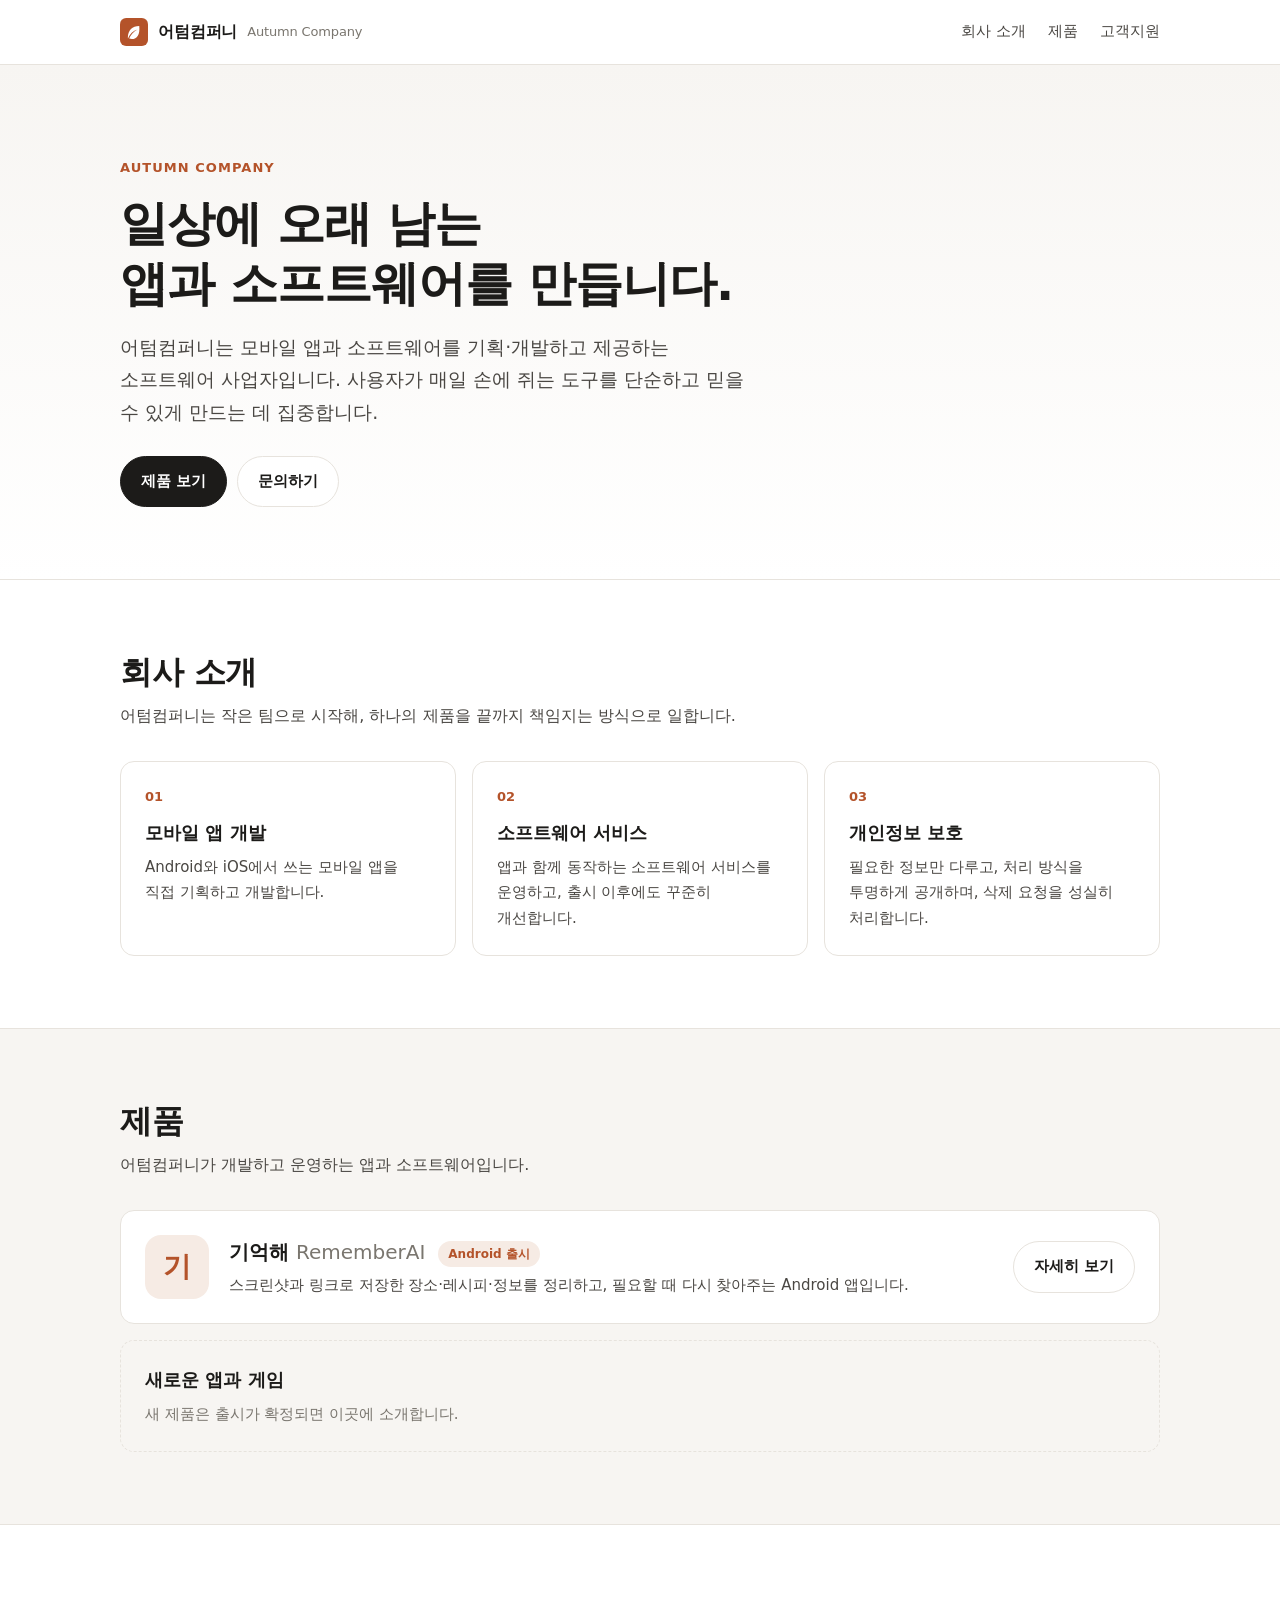
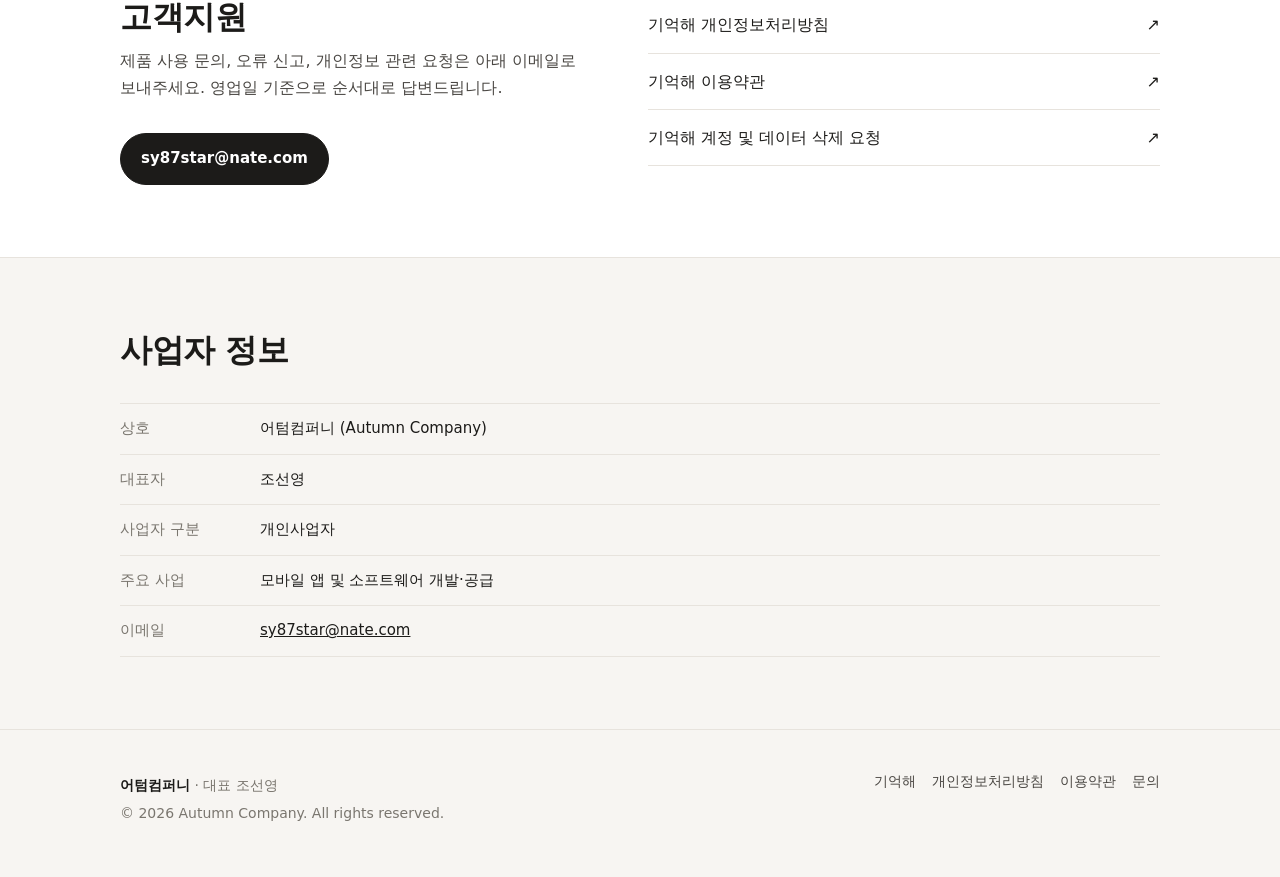
<file: index.html>
<!doctype html>
<html lang="ko">
<head>
<meta charset="utf-8">
<meta name="viewport" content="width=device-width, initial-scale=1">
<title>어텀컴퍼니 | Autumn Company</title>
<meta name="google-site-verification" content="_VI7_TKN6B0nvEaeVapNbHYowHr2q-uLXPUuIyjeclY" />
<meta name="description" content="어텀컴퍼니(Autumn Company)는 모바일 앱과 소프트웨어를 개발하고 제공하는 사업자입니다. 대표 서비스: 기억해(RememberAI).">
<link rel="canonical" href="https://autumncompany.github.io/">
<meta property="og:type" content="website">
<meta property="og:title" content="어텀컴퍼니 | Autumn Company">
<meta property="og:description" content="어텀컴퍼니(Autumn Company)는 모바일 앱과 소프트웨어를 개발하고 제공하는 사업자입니다. 대표 서비스: 기억해(RememberAI).">
<meta property="og:url" content="https://autumncompany.github.io/">
<link rel="icon" href="favicon.svg" type="image/svg+xml">
<link rel="stylesheet" href="style.css">
</head>
<body>
<header class="site-header">
  <div class="wrap">
    <a class="brand" href="./"><img src="favicon.svg" alt="">어텀컴퍼니 <small>Autumn Company</small></a>
    <nav class="nav" aria-label="주요 메뉴">
      <a href="./#about">회사 소개</a>
      <a href="./#products">제품</a>
      <a href="./#support">고객지원</a>
    </nav>
  </div>
</header>

<main>
  <div class="hero">
    <div class="wrap">
      <span class="eyebrow">Autumn Company</span>
      <h1>일상에 오래 남는<br>앱과 소프트웨어를 만듭니다.</h1>
      <p>어텀컴퍼니는 모바일 앱과 소프트웨어를 기획·개발하고 제공하는 소프트웨어 사업자입니다. 사용자가 매일 손에 쥐는 도구를 단순하고 믿을 수 있게 만드는 데 집중합니다.</p>
      <div class="btns">
        <a class="btn primary" href="#products">제품 보기</a>
        <a class="btn" href="#support">문의하기</a>
      </div>
    </div>
  </div>

  <section id="about">
    <div class="wrap">
      <div class="section-head">
        <h2>회사 소개</h2>
        <p>어텀컴퍼니는 작은 팀으로 시작해, 하나의 제품을 끝까지 책임지는 방식으로 일합니다.</p>
      </div>
      <div class="grid cols-3">
        <div class="card"><span class="num">01</span><h3>모바일 앱 개발</h3><p>Android와 iOS에서 쓰는 모바일 앱을 직접 기획하고 개발합니다.</p></div>
        <div class="card"><span class="num">02</span><h3>소프트웨어 서비스</h3><p>앱과 함께 동작하는 소프트웨어 서비스를 운영하고, 출시 이후에도 꾸준히 개선합니다.</p></div>
        <div class="card"><span class="num">03</span><h3>개인정보 보호</h3><p>필요한 정보만 다루고, 처리 방식을 투명하게 공개하며, 삭제 요청을 성실히 처리합니다.</p></div>
      </div>
    </div>
  </section>

  <section id="products" class="soft">
    <div class="wrap">
      <div class="section-head">
        <h2>제품</h2>
        <p>어텀컴퍼니가 개발하고 운영하는 앱과 소프트웨어입니다.</p>
      </div>
      <div class="grid">
        <div class="card product">
          <div class="icon" aria-hidden="true">기</div>
          <div>
            <h3>기억해 <span style="font-weight:500;color:var(--ink-3)">RememberAI</span> <span class="badge">Android 출시</span></h3>
            <p>스크린샷과 링크로 저장한 장소·레시피·정보를 정리하고, 필요할 때 다시 찾아주는 Android 앱입니다.</p>
          </div>
          <a class="btn" href="rememberai.html">자세히 보기</a>
        </div>
        <div class="card placeholder">
          <h3>새로운 앱과 게임</h3>
          <p>새 제품은 출시가 확정되면 이곳에 소개합니다.</p>
        </div>
      </div>
    </div>
  </section>

  <section id="support">
    <div class="wrap">
      <div class="grid cols-2">
        <div>
          <div class="section-head">
            <h2>고객지원</h2>
            <p>제품 사용 문의, 오류 신고, 개인정보 관련 요청은 아래 이메일로 보내주세요. 영업일 기준으로 순서대로 답변드립니다.</p>
          </div>
          <a class="btn primary" href="mailto:sy87star@nate.com">sy87star@nate.com</a>
        </div>
        <div>
          <ul class="links">
            <li><a href="rememberai-privacy.html">기억해 개인정보처리방침 <span>↗</span></a></li>
            <li><a href="rememberai-terms.html">기억해 이용약관 <span>↗</span></a></li>
            <li><a href="rememberai-account-deletion.html">기억해 계정 및 데이터 삭제 요청 <span>↗</span></a></li>
          </ul>
        </div>
      </div>
    </div>
  </section>

  <section id="company" class="soft">
    <div class="wrap">
      <div class="section-head"><h2>사업자 정보</h2></div>
      <dl class="info">
        <dt>상호</dt><dd>어텀컴퍼니 (Autumn Company)</dd>
        <dt>대표자</dt><dd>조선영</dd>
        <dt>사업자 구분</dt><dd>개인사업자</dd>
        <dt>주요 사업</dt><dd>모바일 앱 및 소프트웨어 개발·공급</dd>
        <dt>이메일</dt><dd><a href="mailto:sy87star@nate.com">sy87star@nate.com</a></dd>
      </dl>
    </div>
  </section>
</main>

<footer class="site-footer">
  <div class="wrap row">
    <div>
      <p><strong style="color:var(--ink)">어텀컴퍼니</strong> · 대표 조선영</p>
      <p>© 2026 Autumn Company. All rights reserved.</p>
    </div>
    <div class="flinks">
      <a href="rememberai.html">기억해</a>
      <a href="rememberai-privacy.html">개인정보처리방침</a>
      <a href="rememberai-terms.html">이용약관</a>
      <a href="mailto:sy87star@nate.com">문의</a>
    </div>
  </div>
</footer>
</body>
</html>
</file>
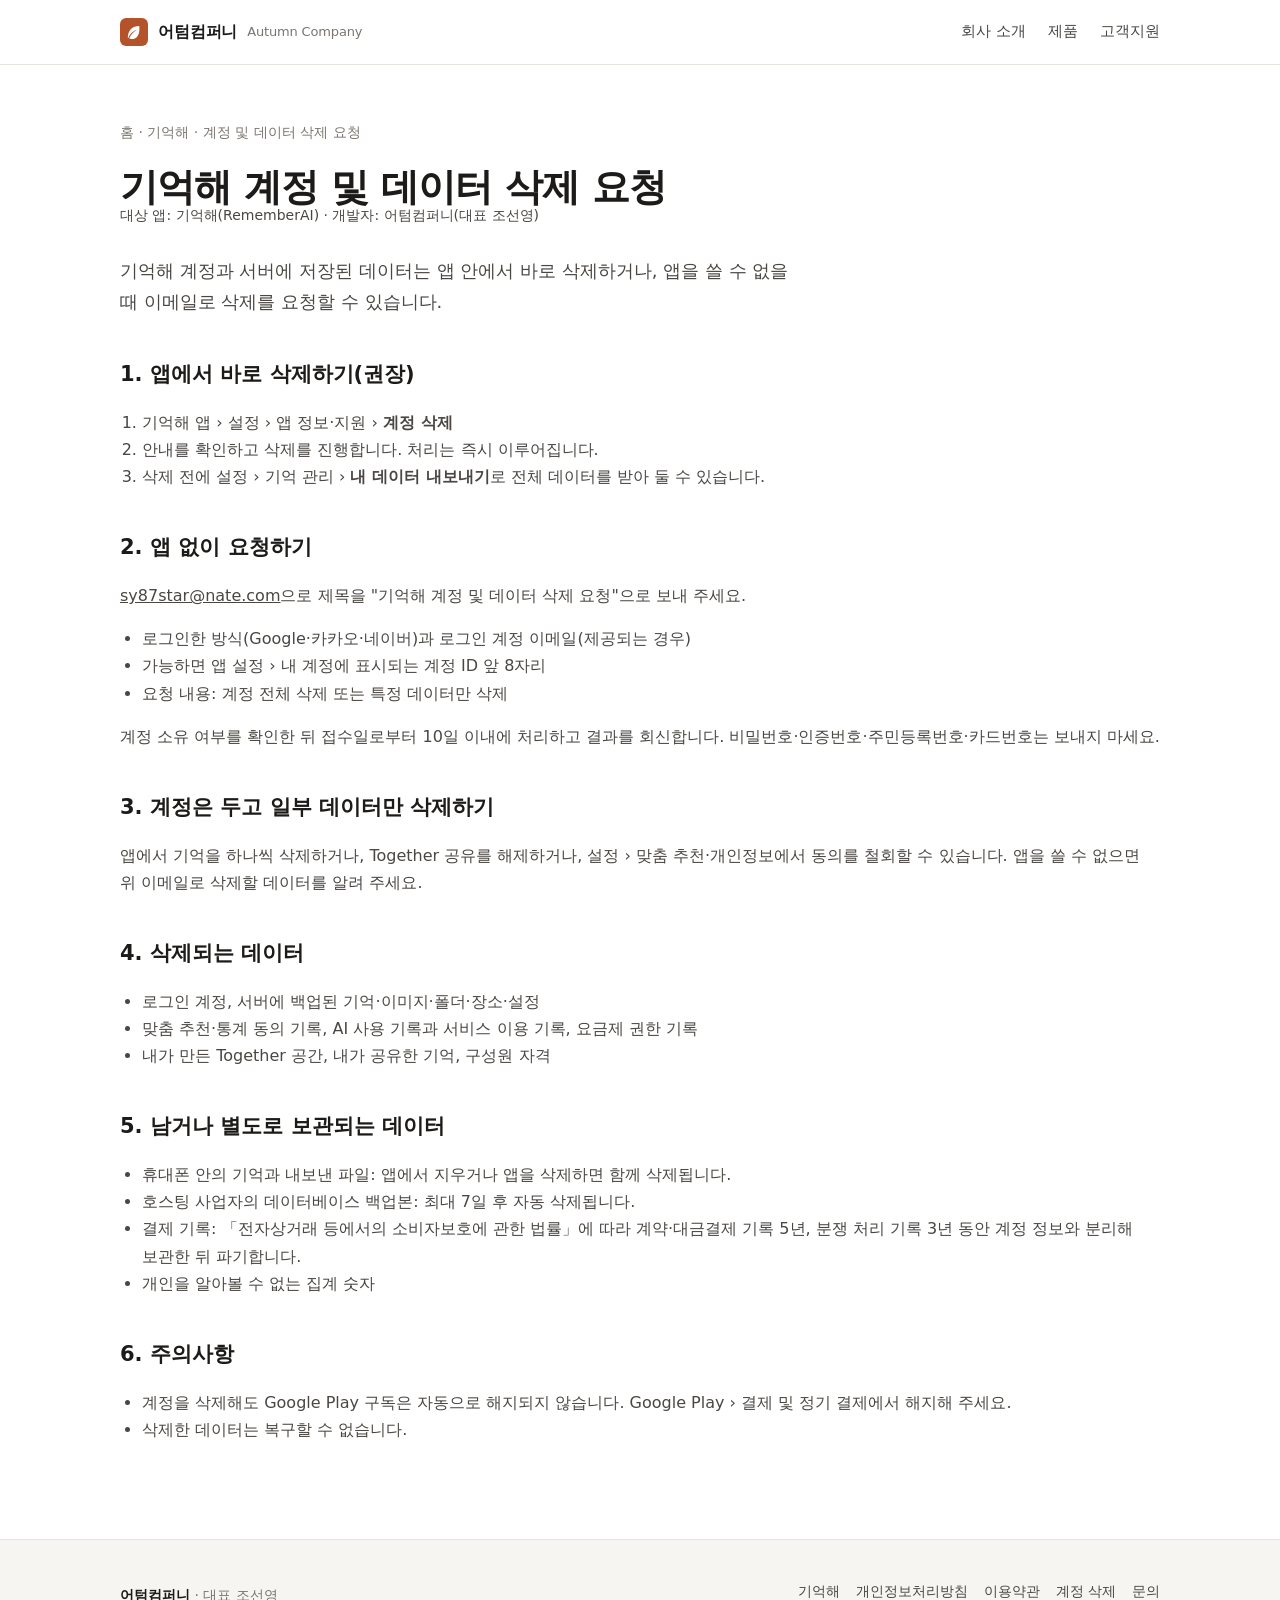
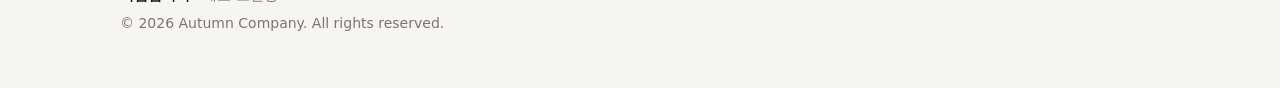
<file: rememberai-account-deletion.html>
<!doctype html>
<html lang="ko">
<head>
<meta charset="utf-8">
<meta name="viewport" content="width=device-width, initial-scale=1">
<title>계정 및 데이터 삭제 요청 | 기억해 · 어텀컴퍼니</title>
<meta name="description" content="기억해(RememberAI) 계정 및 데이터 삭제 요청 방법 — 어텀컴퍼니">
<link rel="canonical" href="https://autumncompany.github.io/rememberai-account-deletion.html">
<link rel="icon" href="favicon.svg" type="image/svg+xml">
<link rel="stylesheet" href="style.css">
<style>
.page table{width:100%;border-collapse:collapse;margin:8px 0 18px;font-size:14.5px}
.page th,.page td{border:1px solid var(--line);padding:9px 10px;text-align:left;vertical-align:top;color:var(--ink-2)}
.page th{background:var(--bg-soft);color:var(--ink);font-weight:600}
.page .tbl{overflow-x:auto}
.page ol,.page ul{padding-left:22px}
.meta{font-size:14px;color:var(--ink-3);margin:-20px 0 28px}
</style>
</head>
<body>
<header class="site-header">
<div class="wrap">
<a class="brand" href="./"><img src="favicon.svg" alt="">어텀컴퍼니 <small>Autumn Company</small></a>
<nav class="nav" aria-label="주요 메뉴">
<a href="./#about">회사 소개</a>
<a href="./#products">제품</a>
<a href="./#support">고객지원</a>
</nav>
</div>
</header>
<main class="page">
<div class="wrap">
<div class="crumb"><a href="./">홈</a> · <a href="rememberai.html">기억해</a> · 계정 및 데이터 삭제 요청</div>
<h1>기억해 계정 및 데이터 삭제 요청</h1>
<p class="meta">대상 앱: 기억해(RememberAI) · 개발자: 어텀컴퍼니(대표 조선영)</p>
<p class="lead">기억해 계정과 서버에 저장된 데이터는 앱 안에서 바로 삭제하거나, 앱을 쓸 수 없을 때 이메일로 삭제를 요청할 수 있습니다.</p>

<h2>1. 앱에서 바로 삭제하기(권장)</h2>
<ol>
<li>기억해 앱 › 설정 › 앱 정보·지원 › <strong>계정 삭제</strong></li>
<li>안내를 확인하고 삭제를 진행합니다. 처리는 즉시 이루어집니다.</li>
<li>삭제 전에 설정 › 기억 관리 › <strong>내 데이터 내보내기</strong>로 전체 데이터를 받아 둘 수 있습니다.</li>
</ol>

<h2>2. 앱 없이 요청하기</h2>
<p><a href="mailto:sy87star@nate.com?subject=%EA%B8%B0%EC%96%B5%ED%95%B4%20%EA%B3%84%EC%A0%95%20%EB%B0%8F%20%EB%8D%B0%EC%9D%B4%ED%84%B0%20%EC%82%AD%EC%A0%9C%20%EC%9A%94%EC%B2%AD">sy87star@nate.com</a>으로 제목을 "기억해 계정 및 데이터 삭제 요청"으로 보내 주세요.</p>
<ul>
<li>로그인한 방식(Google·카카오·네이버)과 로그인 계정 이메일(제공되는 경우)</li>
<li>가능하면 앱 설정 › 내 계정에 표시되는 계정 ID 앞 8자리</li>
<li>요청 내용: 계정 전체 삭제 또는 특정 데이터만 삭제</li>
</ul>
<p>계정 소유 여부를 확인한 뒤 접수일로부터 10일 이내에 처리하고 결과를 회신합니다. 비밀번호·인증번호·주민등록번호·카드번호는 보내지 마세요.</p>

<h2>3. 계정은 두고 일부 데이터만 삭제하기</h2>
<p>앱에서 기억을 하나씩 삭제하거나, Together 공유를 해제하거나, 설정 › 맞춤 추천·개인정보에서 동의를 철회할 수 있습니다. 앱을 쓸 수 없으면 위 이메일로 삭제할 데이터를 알려 주세요.</p>

<h2>4. 삭제되는 데이터</h2>
<ul>
<li>로그인 계정, 서버에 백업된 기억·이미지·폴더·장소·설정</li>
<li>맞춤 추천·통계 동의 기록, AI 사용 기록과 서비스 이용 기록, 요금제 권한 기록</li>
<li>내가 만든 Together 공간, 내가 공유한 기억, 구성원 자격</li>
</ul>

<h2>5. 남거나 별도로 보관되는 데이터</h2>
<ul>
<li>휴대폰 안의 기억과 내보낸 파일: 앱에서 지우거나 앱을 삭제하면 함께 삭제됩니다.</li>
<li>호스팅 사업자의 데이터베이스 백업본: 최대 7일 후 자동 삭제됩니다.</li>
<li>결제 기록: 「전자상거래 등에서의 소비자보호에 관한 법률」에 따라 계약·대금결제 기록 5년, 분쟁 처리 기록 3년 동안 계정 정보와 분리해 보관한 뒤 파기합니다.</li>
<li>개인을 알아볼 수 없는 집계 숫자</li>
</ul>

<h2>6. 주의사항</h2>
<ul>
<li>계정을 삭제해도 Google Play 구독은 자동으로 해지되지 않습니다. Google Play › 결제 및 정기 결제에서 해지해 주세요.</li>
<li>삭제한 데이터는 복구할 수 없습니다.</li>
</ul>
</div>
</main>
<footer class="site-footer">
<div class="wrap row">
<div>
<p><strong style="color:var(--ink)">어텀컴퍼니</strong> · 대표 조선영</p>
<p>© 2026 Autumn Company. All rights reserved.</p>
</div>
<div class="flinks">
<a href="rememberai.html">기억해</a>
<a href="rememberai-privacy.html">개인정보처리방침</a>
<a href="rememberai-terms.html">이용약관</a>
<a href="rememberai-account-deletion.html">계정 삭제</a>
<a href="mailto:sy87star@nate.com">문의</a>
</div>
</div>
</footer>
</body>
</html>
</file>
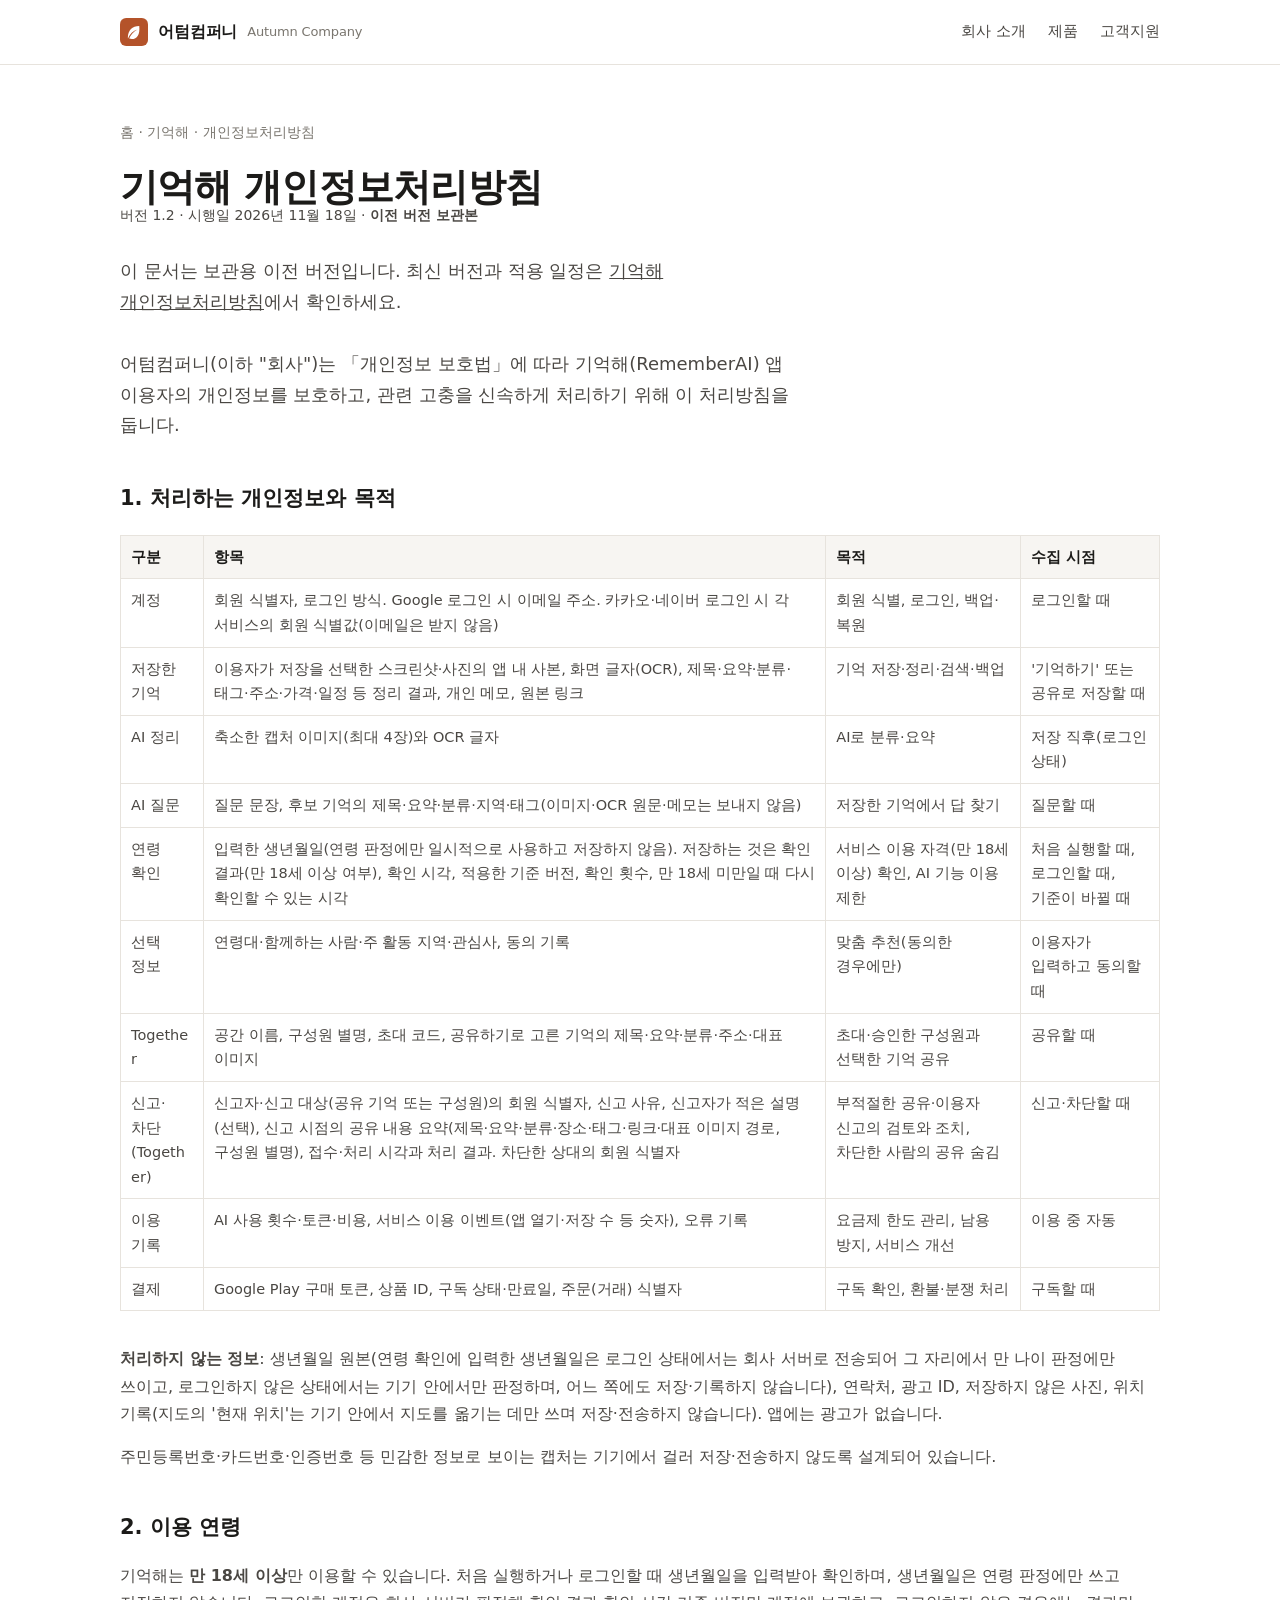
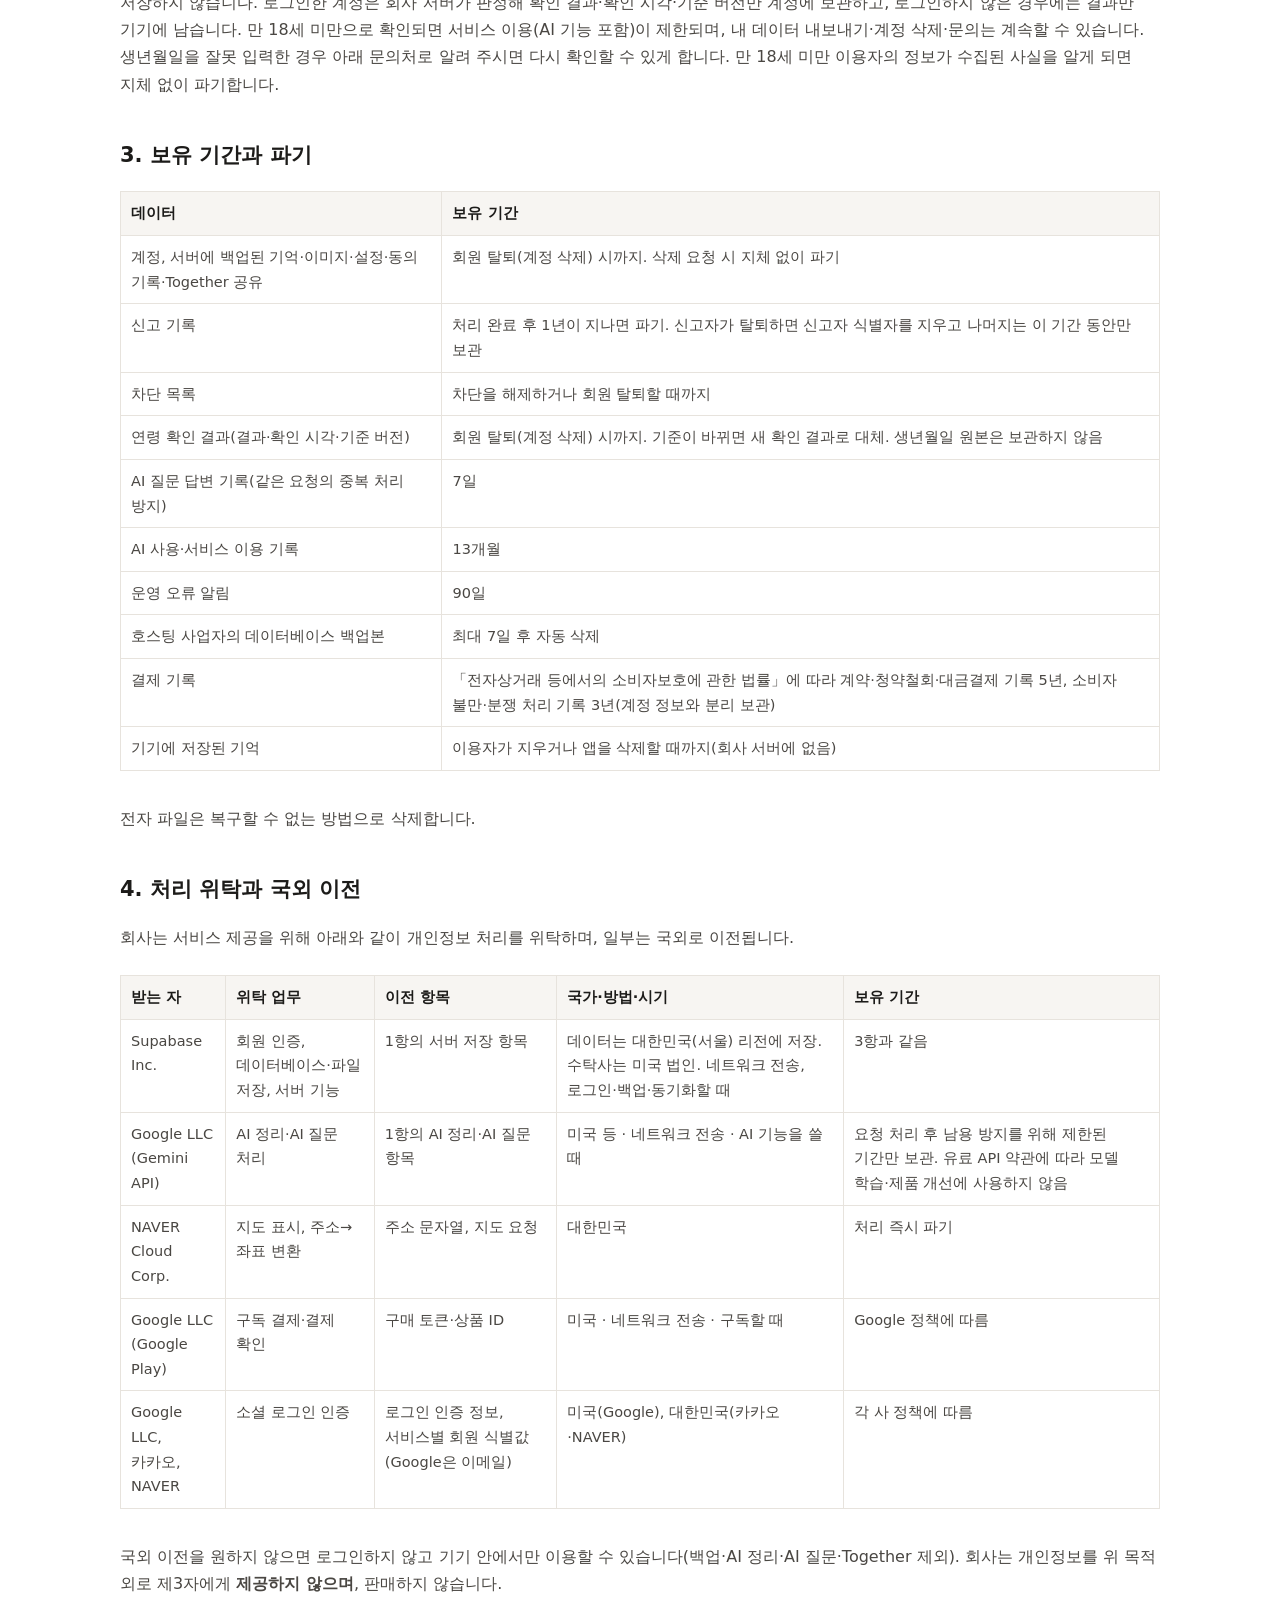
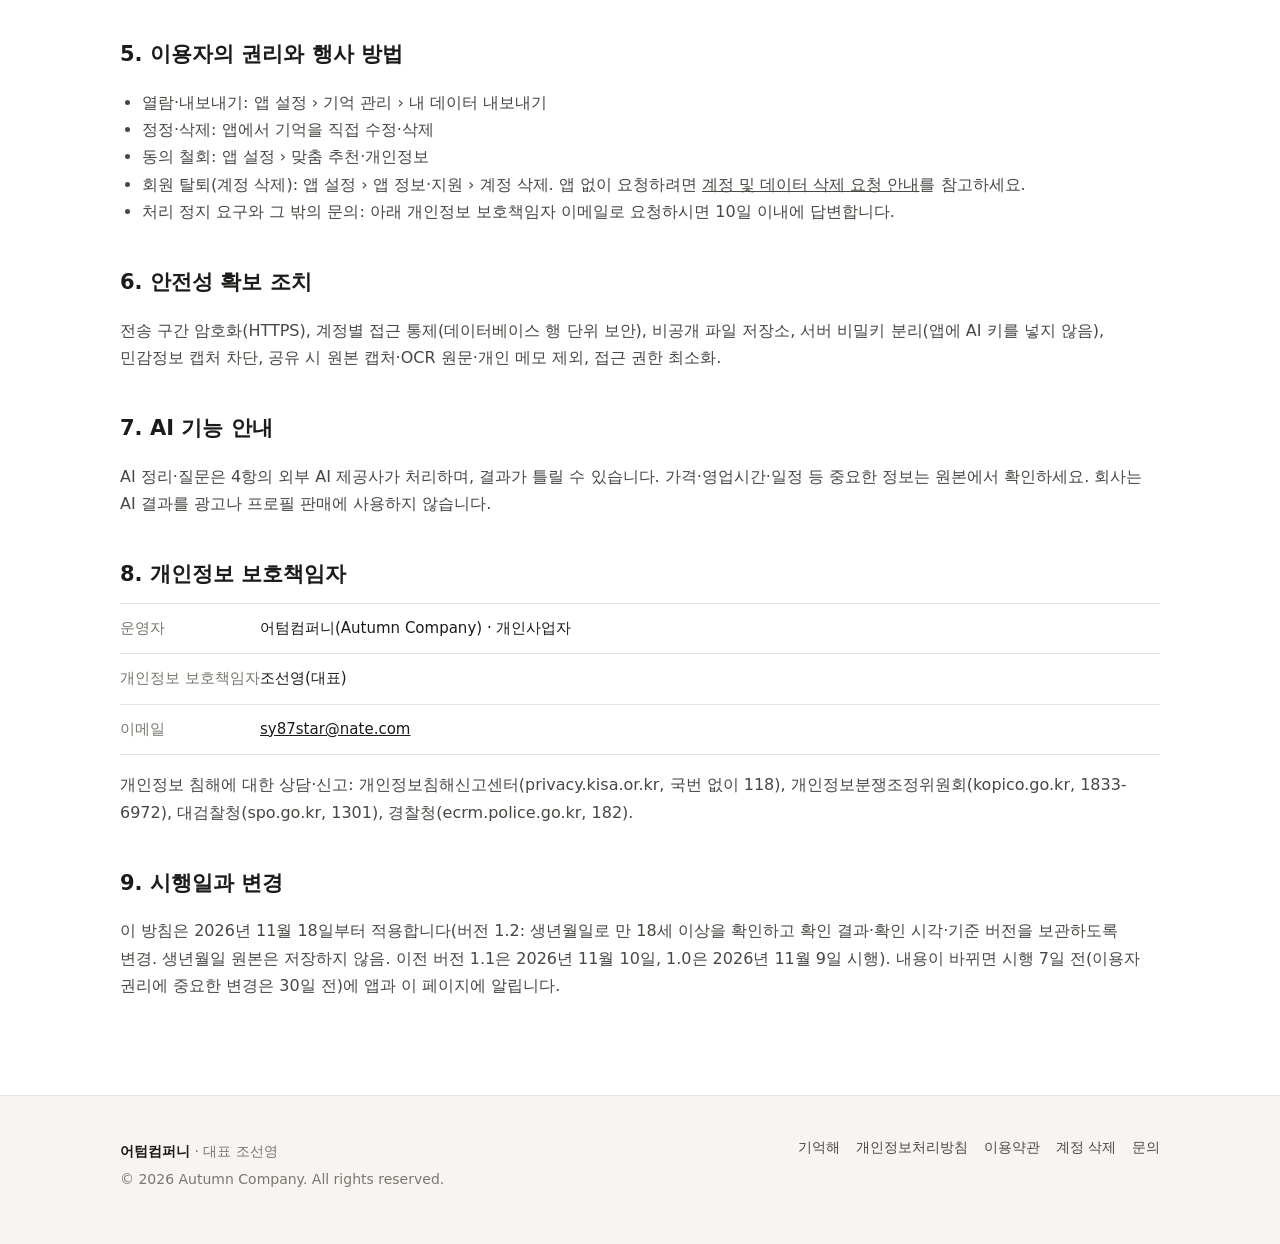
<file: rememberai-privacy-v1.2.html>
<!doctype html>
<html lang="ko">
<head>
<meta charset="utf-8">
<meta name="viewport" content="width=device-width, initial-scale=1">
<title>개인정보처리방침 | 기억해 · 어텀컴퍼니</title>
<meta name="description" content="기억해(RememberAI) 개인정보처리방침 — 어텀컴퍼니">
<link rel="canonical" href="https://autumncompany.github.io/rememberai-privacy.html">
<link rel="icon" href="favicon.svg" type="image/svg+xml">
<link rel="stylesheet" href="style.css">
<style>
.page table{width:100%;border-collapse:collapse;margin:8px 0 18px;font-size:14.5px}
.page th,.page td{border:1px solid var(--line);padding:9px 10px;text-align:left;vertical-align:top;color:var(--ink-2)}
.page th{background:var(--bg-soft);color:var(--ink);font-weight:600}
.page .tbl{overflow-x:auto}
.page ol,.page ul{padding-left:22px}
.meta{font-size:14px;color:var(--ink-3);margin:-20px 0 28px}
</style>
<meta name="robots" content="noindex">
</head>
<body>
<header class="site-header">
<div class="wrap">
<a class="brand" href="./"><img src="favicon.svg" alt="">어텀컴퍼니 <small>Autumn Company</small></a>
<nav class="nav" aria-label="주요 메뉴">
<a href="./#about">회사 소개</a>
<a href="./#products">제품</a>
<a href="./#support">고객지원</a>
</nav>
</div>
</header>
<main class="page">
<div class="wrap">
<div class="crumb"><a href="./">홈</a> · <a href="rememberai.html">기억해</a> · 개인정보처리방침</div>
<h1>기억해 개인정보처리방침</h1>
<p class="meta">버전 1.2 · 시행일 2026년 11월 18일 · <strong>이전 버전 보관본</strong></p>
<p class="lead">이 문서는 보관용 이전 버전입니다. 최신 버전과 적용 일정은 <a href="rememberai-privacy.html">기억해 개인정보처리방침</a>에서 확인하세요.</p>
<p class="lead">어텀컴퍼니(이하 "회사")는 「개인정보 보호법」에 따라 기억해(RememberAI) 앱 이용자의 개인정보를 보호하고, 관련 고충을 신속하게 처리하기 위해 이 처리방침을 둡니다.</p>

<h2>1. 처리하는 개인정보와 목적</h2>
<div class="tbl"><table>
<tr><th>구분</th><th>항목</th><th>목적</th><th>수집 시점</th></tr>
<tr><td>계정</td><td>회원 식별자, 로그인 방식. Google 로그인 시 이메일 주소. 카카오·네이버 로그인 시 각 서비스의 회원 식별값(이메일은 받지 않음)</td><td>회원 식별, 로그인, 백업·복원</td><td>로그인할 때</td></tr>
<tr><td>저장한 기억</td><td>이용자가 저장을 선택한 스크린샷·사진의 앱 내 사본, 화면 글자(OCR), 제목·요약·분류·태그·주소·가격·일정 등 정리 결과, 개인 메모, 원본 링크</td><td>기억 저장·정리·검색·백업</td><td>'기억하기' 또는 공유로 저장할 때</td></tr>
<tr><td>AI 정리</td><td>축소한 캡처 이미지(최대 4장)와 OCR 글자</td><td>AI로 분류·요약</td><td>저장 직후(로그인 상태)</td></tr>
<tr><td>AI 질문</td><td>질문 문장, 후보 기억의 제목·요약·분류·지역·태그(이미지·OCR 원문·메모는 보내지 않음)</td><td>저장한 기억에서 답 찾기</td><td>질문할 때</td></tr>
<tr><td>연령 확인</td><td>입력한 생년월일(연령 판정에만 일시적으로 사용하고 저장하지 않음). 저장하는 것은 확인 결과(만 18세 이상 여부), 확인 시각, 적용한 기준 버전, 확인 횟수, 만 18세 미만일 때 다시 확인할 수 있는 시각</td><td>서비스 이용 자격(만 18세 이상) 확인, AI 기능 이용 제한</td><td>처음 실행할 때, 로그인할 때, 기준이 바뀔 때</td></tr>
<tr><td>선택 정보</td><td>연령대·함께하는 사람·주 활동 지역·관심사, 동의 기록</td><td>맞춤 추천(동의한 경우에만)</td><td>이용자가 입력하고 동의할 때</td></tr>
<tr><td>Together</td><td>공간 이름, 구성원 별명, 초대 코드, 공유하기로 고른 기억의 제목·요약·분류·주소·대표 이미지</td><td>초대·승인한 구성원과 선택한 기억 공유</td><td>공유할 때</td></tr>
<tr><td>신고·차단 (Together)</td><td>신고자·신고 대상(공유 기억 또는 구성원)의 회원 식별자, 신고 사유, 신고자가 적은 설명(선택), 신고 시점의 공유 내용 요약(제목·요약·분류·장소·태그·링크·대표 이미지 경로, 구성원 별명), 접수·처리 시각과 처리 결과. 차단한 상대의 회원 식별자</td><td>부적절한 공유·이용자 신고의 검토와 조치, 차단한 사람의 공유 숨김</td><td>신고·차단할 때</td></tr>
<tr><td>이용 기록</td><td>AI 사용 횟수·토큰·비용, 서비스 이용 이벤트(앱 열기·저장 수 등 숫자), 오류 기록</td><td>요금제 한도 관리, 남용 방지, 서비스 개선</td><td>이용 중 자동</td></tr>
<tr><td>결제</td><td>Google Play 구매 토큰, 상품 ID, 구독 상태·만료일, 주문(거래) 식별자</td><td>구독 확인, 환불·분쟁 처리</td><td>구독할 때</td></tr>
</table></div>
<p><strong>처리하지 않는 정보</strong>: 생년월일 원본(연령 확인에 입력한 생년월일은 로그인 상태에서는 회사 서버로 전송되어 그 자리에서 만 나이 판정에만 쓰이고, 로그인하지 않은 상태에서는 기기 안에서만 판정하며, 어느 쪽에도 저장·기록하지 않습니다), 연락처, 광고 ID, 저장하지 않은 사진, 위치 기록(지도의 '현재 위치'는 기기 안에서 지도를 옮기는 데만 쓰며 저장·전송하지 않습니다). 앱에는 광고가 없습니다.</p>
<p>주민등록번호·카드번호·인증번호 등 민감한 정보로 보이는 캡처는 기기에서 걸러 저장·전송하지 않도록 설계되어 있습니다.</p>

<h2>2. 이용 연령</h2>
<p>기억해는 <strong>만 18세 이상</strong>만 이용할 수 있습니다. 처음 실행하거나 로그인할 때 생년월일을 입력받아 확인하며, 생년월일은 연령 판정에만 쓰고 저장하지 않습니다. 로그인한 계정은 회사 서버가 판정해 확인 결과·확인 시각·기준 버전만 계정에 보관하고, 로그인하지 않은 경우에는 결과만 기기에 남습니다. 만 18세 미만으로 확인되면 서비스 이용(AI 기능 포함)이 제한되며, 내 데이터 내보내기·계정 삭제·문의는 계속할 수 있습니다. 생년월일을 잘못 입력한 경우 아래 문의처로 알려 주시면 다시 확인할 수 있게 합니다. 만 18세 미만 이용자의 정보가 수집된 사실을 알게 되면 지체 없이 파기합니다.</p>

<h2>3. 보유 기간과 파기</h2>
<div class="tbl"><table>
<tr><th>데이터</th><th>보유 기간</th></tr>
<tr><td>계정, 서버에 백업된 기억·이미지·설정·동의 기록·Together 공유</td><td>회원 탈퇴(계정 삭제) 시까지. 삭제 요청 시 지체 없이 파기</td></tr>
<tr><td>신고 기록</td><td>처리 완료 후 1년이 지나면 파기. 신고자가 탈퇴하면 신고자 식별자를 지우고 나머지는 이 기간 동안만 보관</td></tr>
<tr><td>차단 목록</td><td>차단을 해제하거나 회원 탈퇴할 때까지</td></tr>
<tr><td>연령 확인 결과(결과·확인 시각·기준 버전)</td><td>회원 탈퇴(계정 삭제) 시까지. 기준이 바뀌면 새 확인 결과로 대체. 생년월일 원본은 보관하지 않음</td></tr>
<tr><td>AI 질문 답변 기록(같은 요청의 중복 처리 방지)</td><td>7일</td></tr>
<tr><td>AI 사용·서비스 이용 기록</td><td>13개월</td></tr>
<tr><td>운영 오류 알림</td><td>90일</td></tr>
<tr><td>호스팅 사업자의 데이터베이스 백업본</td><td>최대 7일 후 자동 삭제</td></tr>
<tr><td>결제 기록</td><td>「전자상거래 등에서의 소비자보호에 관한 법률」에 따라 계약·청약철회·대금결제 기록 5년, 소비자 불만·분쟁 처리 기록 3년(계정 정보와 분리 보관)</td></tr>
<tr><td>기기에 저장된 기억</td><td>이용자가 지우거나 앱을 삭제할 때까지(회사 서버에 없음)</td></tr>
</table></div>
<p>전자 파일은 복구할 수 없는 방법으로 삭제합니다.</p>

<h2>4. 처리 위탁과 국외 이전</h2>
<p>회사는 서비스 제공을 위해 아래와 같이 개인정보 처리를 위탁하며, 일부는 국외로 이전됩니다.</p>
<div class="tbl"><table>
<tr><th>받는 자</th><th>위탁 업무</th><th>이전 항목</th><th>국가·방법·시기</th><th>보유 기간</th></tr>
<tr><td>Supabase Inc.</td><td>회원 인증, 데이터베이스·파일 저장, 서버 기능</td><td>1항의 서버 저장 항목</td><td>데이터는 대한민국(서울) 리전에 저장. 수탁사는 미국 법인. 네트워크 전송, 로그인·백업·동기화할 때</td><td>3항과 같음</td></tr>
<tr><td>Google LLC (Gemini API)</td><td>AI 정리·AI 질문 처리</td><td>1항의 AI 정리·AI 질문 항목</td><td>미국 등 · 네트워크 전송 · AI 기능을 쓸 때</td><td>요청 처리 후 남용 방지를 위해 제한된 기간만 보관. 유료 API 약관에 따라 모델 학습·제품 개선에 사용하지 않음</td></tr>
<tr><td>NAVER Cloud Corp.</td><td>지도 표시, 주소→좌표 변환</td><td>주소 문자열, 지도 요청</td><td>대한민국</td><td>처리 즉시 파기</td></tr>
<tr><td>Google LLC (Google Play)</td><td>구독 결제·결제 확인</td><td>구매 토큰·상품 ID</td><td>미국 · 네트워크 전송 · 구독할 때</td><td>Google 정책에 따름</td></tr>
<tr><td>Google LLC, 카카오, NAVER</td><td>소셜 로그인 인증</td><td>로그인 인증 정보, 서비스별 회원 식별값(Google은 이메일)</td><td>미국(Google), 대한민국(카카오·NAVER)</td><td>각 사 정책에 따름</td></tr>
</table></div>
<p>국외 이전을 원하지 않으면 로그인하지 않고 기기 안에서만 이용할 수 있습니다(백업·AI 정리·AI 질문·Together 제외). 회사는 개인정보를 위 목적 외로 제3자에게 <strong>제공하지 않으며</strong>, 판매하지 않습니다.</p>

<h2>5. 이용자의 권리와 행사 방법</h2>
<ul>
<li>열람·내보내기: 앱 설정 › 기억 관리 › 내 데이터 내보내기</li>
<li>정정·삭제: 앱에서 기억을 직접 수정·삭제</li>
<li>동의 철회: 앱 설정 › 맞춤 추천·개인정보</li>
<li>회원 탈퇴(계정 삭제): 앱 설정 › 앱 정보·지원 › 계정 삭제. 앱 없이 요청하려면 <a href="rememberai-account-deletion.html">계정 및 데이터 삭제 요청 안내</a>를 참고하세요.</li>
<li>처리 정지 요구와 그 밖의 문의: 아래 개인정보 보호책임자 이메일로 요청하시면 10일 이내에 답변합니다.</li>
</ul>

<h2>6. 안전성 확보 조치</h2>
<p>전송 구간 암호화(HTTPS), 계정별 접근 통제(데이터베이스 행 단위 보안), 비공개 파일 저장소, 서버 비밀키 분리(앱에 AI 키를 넣지 않음), 민감정보 캡처 차단, 공유 시 원본 캡처·OCR 원문·개인 메모 제외, 접근 권한 최소화.</p>

<h2>7. AI 기능 안내</h2>
<p>AI 정리·질문은 4항의 외부 AI 제공사가 처리하며, 결과가 틀릴 수 있습니다. 가격·영업시간·일정 등 중요한 정보는 원본에서 확인하세요. 회사는 AI 결과를 광고나 프로필 판매에 사용하지 않습니다.</p>

<h2>8. 개인정보 보호책임자</h2>
<dl class="info">
<dt>운영자</dt><dd>어텀컴퍼니(Autumn Company) · 개인사업자</dd>
<dt>개인정보 보호책임자</dt><dd>조선영(대표)</dd>
<dt>이메일</dt><dd><a href="mailto:sy87star@nate.com">sy87star@nate.com</a></dd>
</dl>
<p>개인정보 침해에 대한 상담·신고: 개인정보침해신고센터(privacy.kisa.or.kr, 국번 없이 118), 개인정보분쟁조정위원회(kopico.go.kr, 1833-6972), 대검찰청(spo.go.kr, 1301), 경찰청(ecrm.police.go.kr, 182).</p>

<h2>9. 시행일과 변경</h2>
<p>이 방침은 2026년 11월 18일부터 적용합니다(버전 1.2: 생년월일로 만 18세 이상을 확인하고 확인 결과·확인 시각·기준 버전을 보관하도록 변경. 생년월일 원본은 저장하지 않음. 이전 버전 1.1은 2026년 11월 10일, 1.0은 2026년 11월 9일 시행). 내용이 바뀌면 시행 7일 전(이용자 권리에 중요한 변경은 30일 전)에 앱과 이 페이지에 알립니다.</p>
</div>
</main>
<footer class="site-footer">
<div class="wrap row">
<div>
<p><strong style="color:var(--ink)">어텀컴퍼니</strong> · 대표 조선영</p>
<p>© 2026 Autumn Company. All rights reserved.</p>
</div>
<div class="flinks">
<a href="rememberai.html">기억해</a>
<a href="rememberai-privacy.html">개인정보처리방침</a>
<a href="rememberai-terms.html">이용약관</a>
<a href="rememberai-account-deletion.html">계정 삭제</a>
<a href="mailto:sy87star@nate.com">문의</a>
</div>
</div>
</footer>
</body>
</html>
</file>
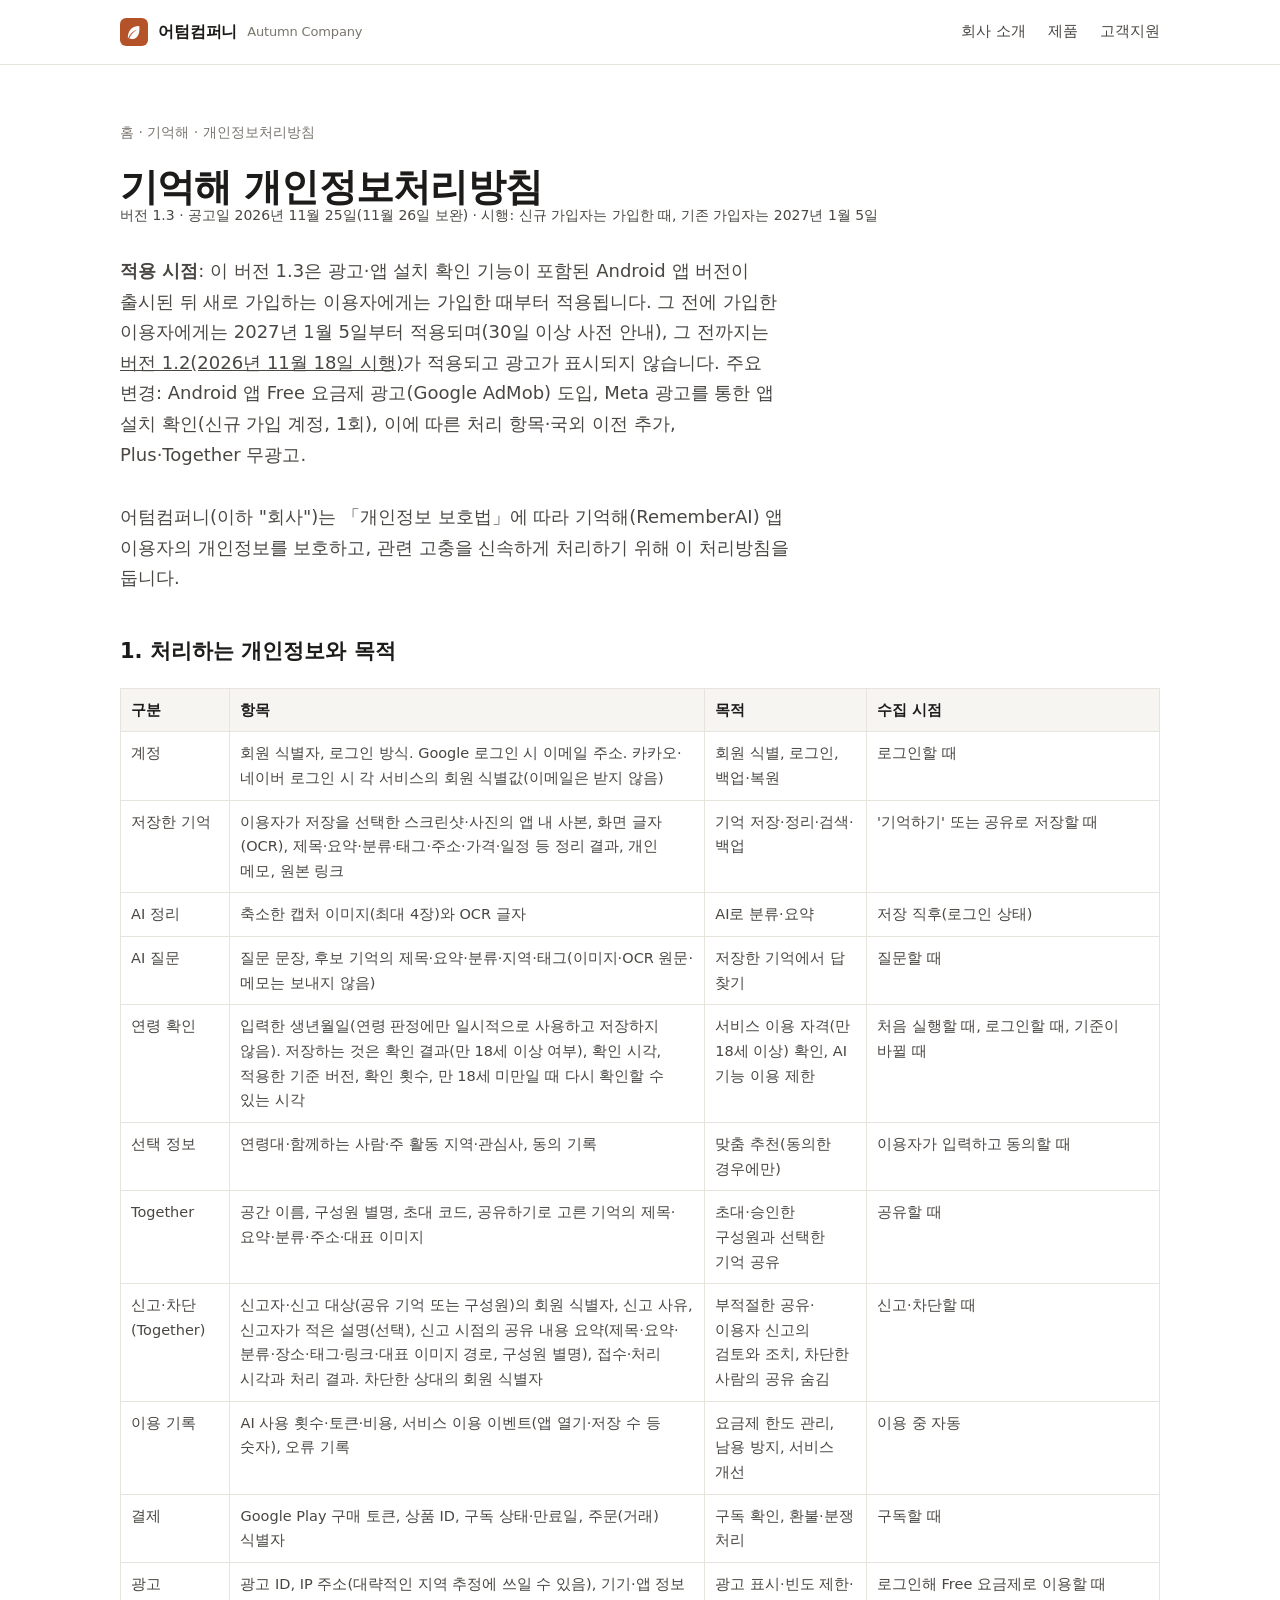
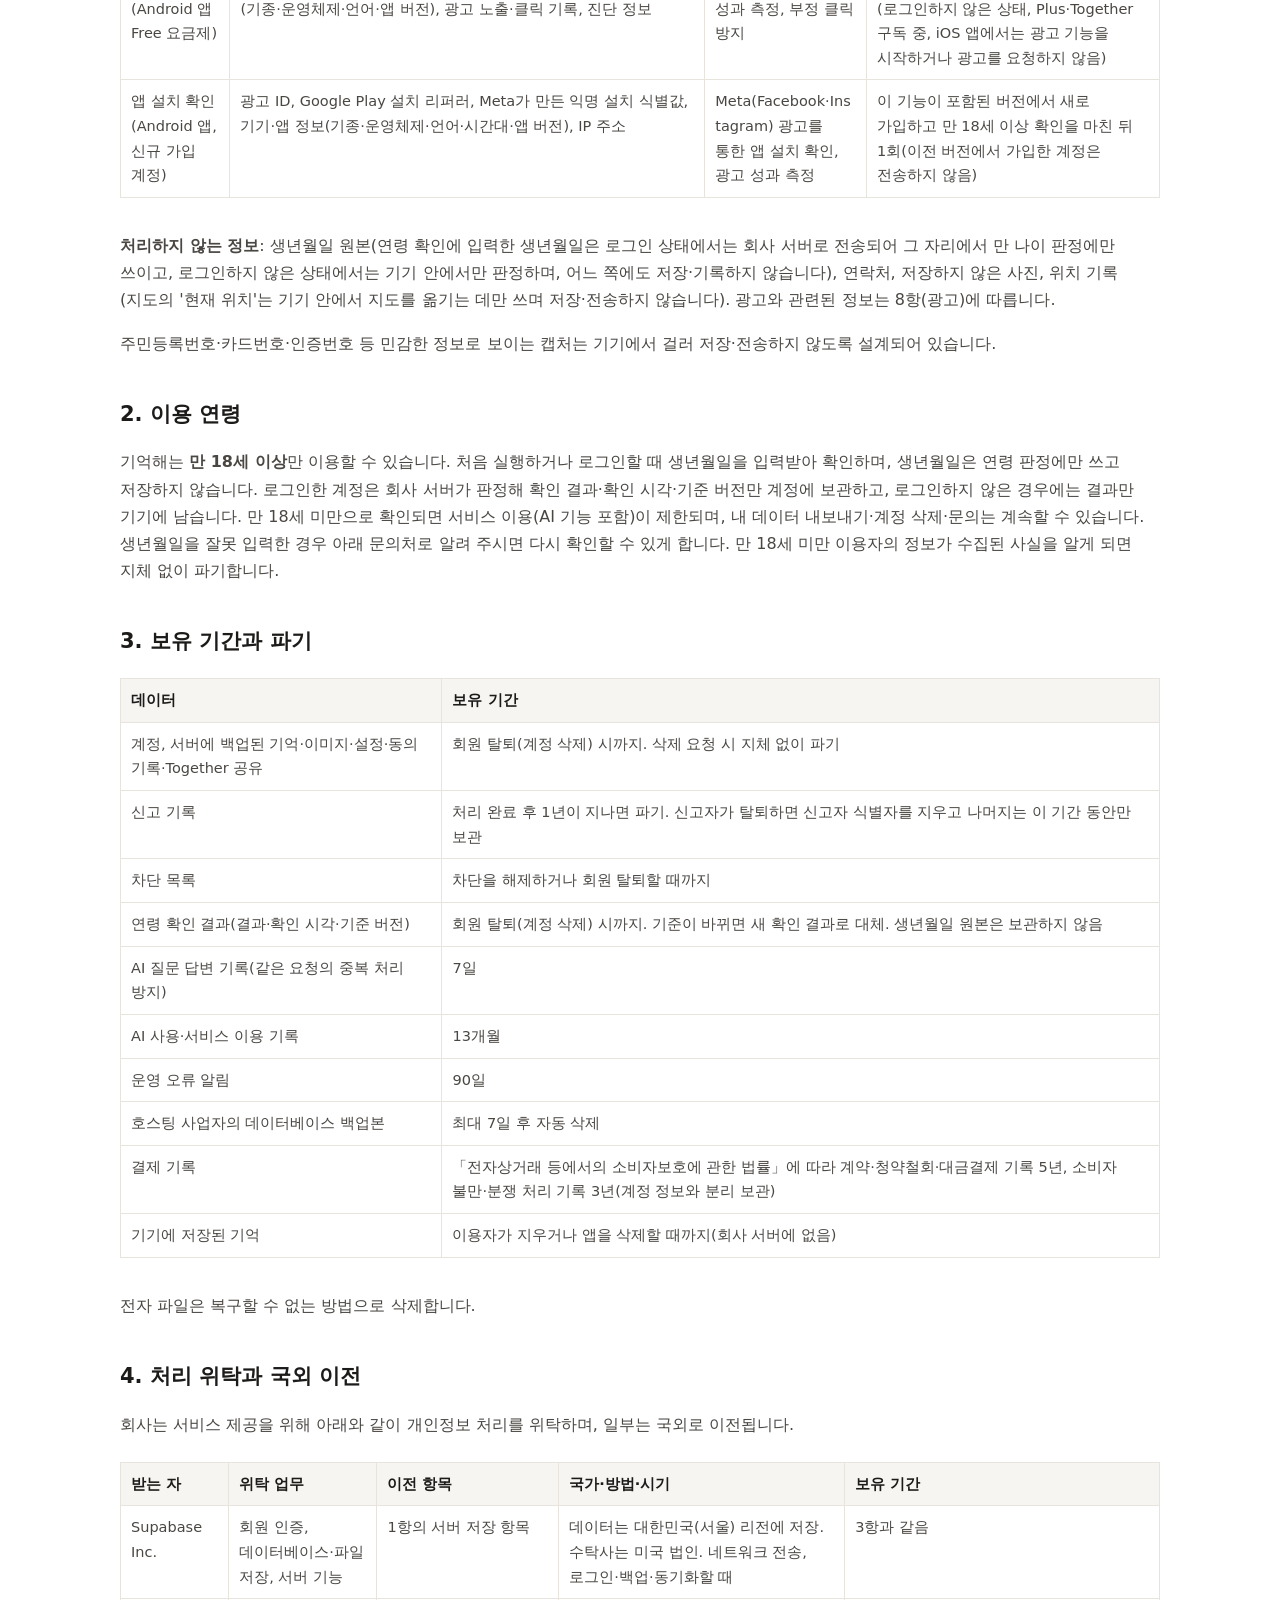
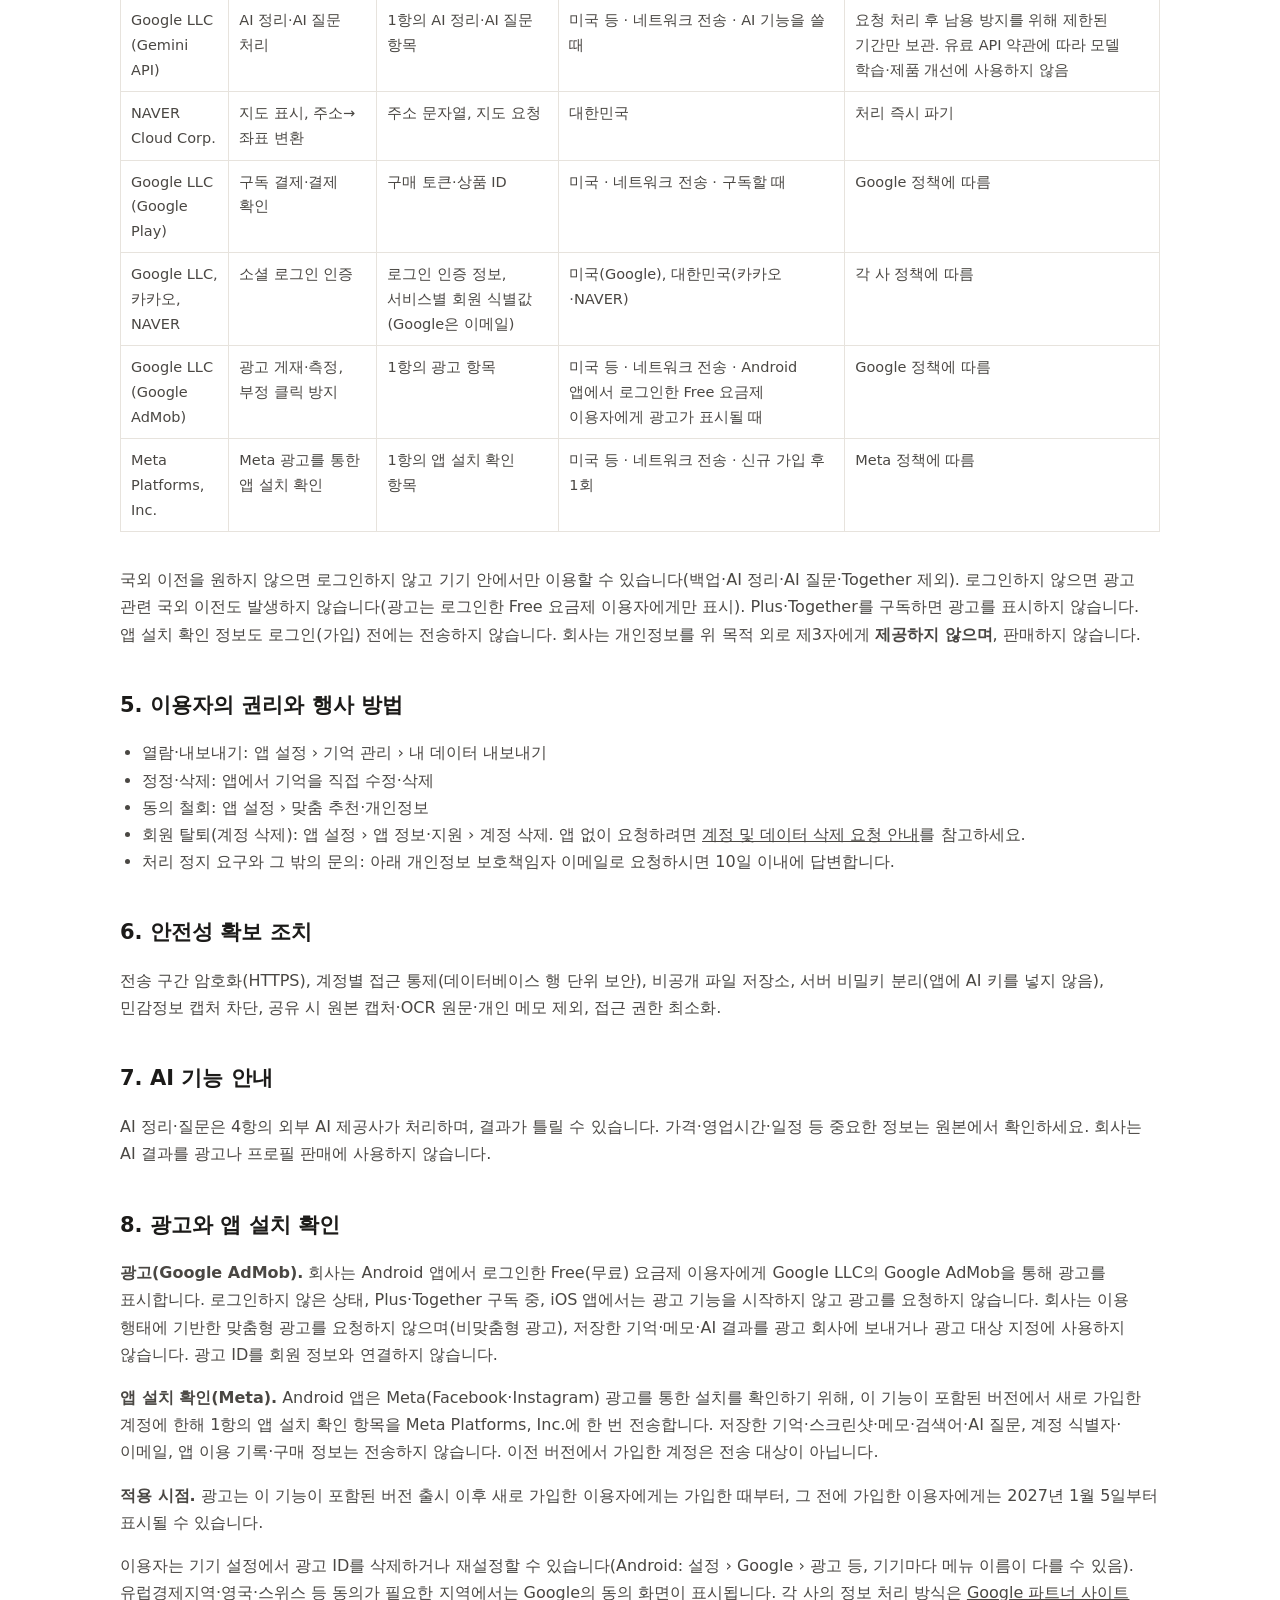
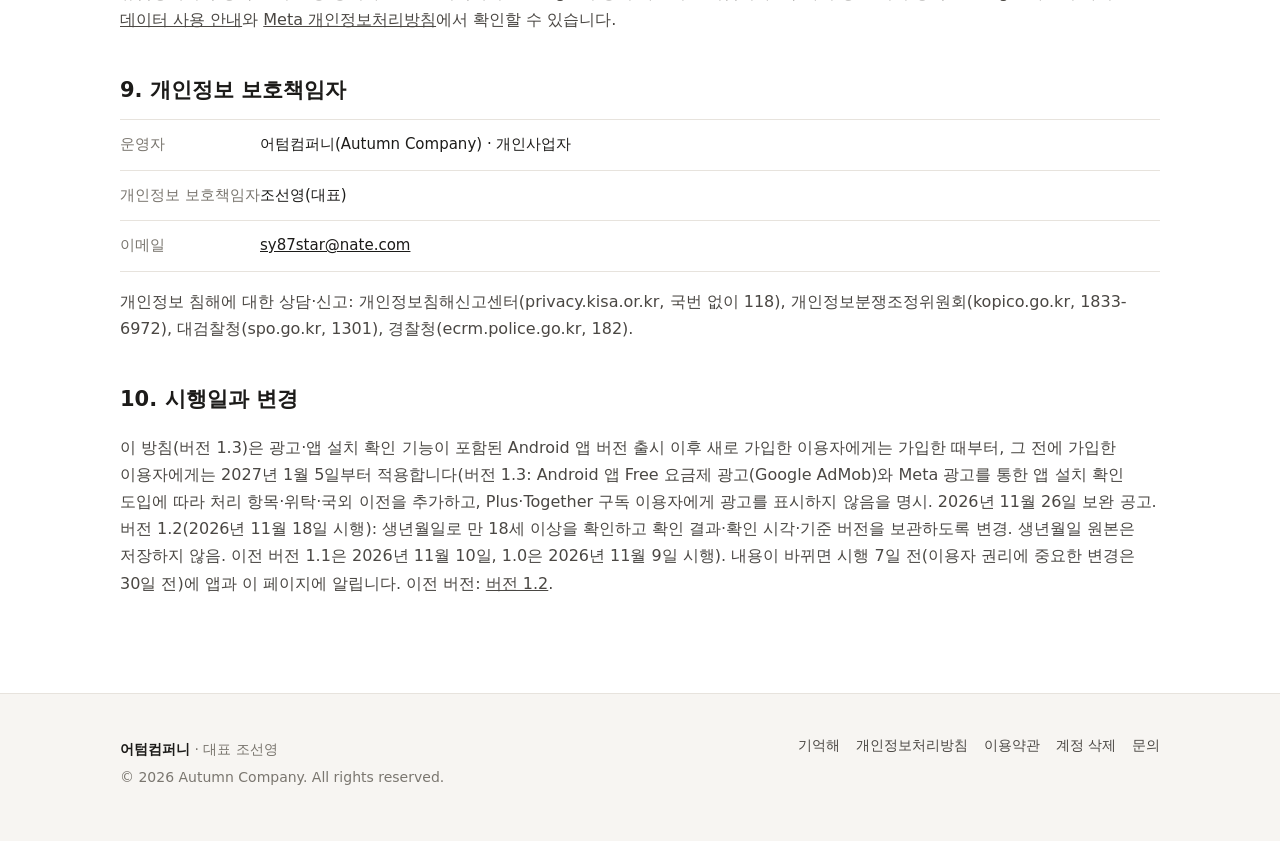
<file: rememberai-privacy.html>
<!doctype html>
<html lang="ko">
<head>
<meta charset="utf-8">
<meta name="viewport" content="width=device-width, initial-scale=1">
<title>개인정보처리방침 | 기억해 · 어텀컴퍼니</title>
<meta name="description" content="기억해(RememberAI) 개인정보처리방침 — 어텀컴퍼니">
<link rel="canonical" href="https://autumncompany.github.io/rememberai-privacy.html">
<link rel="icon" href="favicon.svg" type="image/svg+xml">
<link rel="stylesheet" href="style.css">
<style>
.page table{width:100%;border-collapse:collapse;margin:8px 0 18px;font-size:14.5px}
.page th,.page td{border:1px solid var(--line);padding:9px 10px;text-align:left;vertical-align:top;color:var(--ink-2)}
.page th{background:var(--bg-soft);color:var(--ink);font-weight:600}
.page .tbl{overflow-x:auto}
.page ol,.page ul{padding-left:22px}
.meta{font-size:14px;color:var(--ink-3);margin:-20px 0 28px}
</style>
</head>
<body>
<header class="site-header">
<div class="wrap">
<a class="brand" href="./"><img src="favicon.svg" alt="">어텀컴퍼니 <small>Autumn Company</small></a>
<nav class="nav" aria-label="주요 메뉴">
<a href="./#about">회사 소개</a>
<a href="./#products">제품</a>
<a href="./#support">고객지원</a>
</nav>
</div>
</header>
<main class="page">
<div class="wrap">
<div class="crumb"><a href="./">홈</a> · <a href="rememberai.html">기억해</a> · 개인정보처리방침</div>
<h1>기억해 개인정보처리방침</h1>
<p class="meta">버전 1.3 · 공고일 2026년 11월 25일(11월 26일 보완) · 시행: 신규 가입자는 가입한 때, 기존 가입자는 2027년 1월 5일</p>
<p class="lead"><strong>적용 시점</strong>: 이 버전 1.3은 광고·앱 설치 확인 기능이 포함된 Android 앱 버전이 출시된 뒤 새로 가입하는 이용자에게는 가입한 때부터 적용됩니다. 그 전에 가입한 이용자에게는 2027년 1월 5일부터 적용되며(30일 이상 사전 안내), 그 전까지는 <a href="rememberai-privacy-v1.2.html">버전 1.2(2026년 11월 18일 시행)</a>가 적용되고 광고가 표시되지 않습니다. 주요 변경: Android 앱 Free 요금제 광고(Google AdMob) 도입, Meta 광고를 통한 앱 설치 확인(신규 가입 계정, 1회), 이에 따른 처리 항목·국외 이전 추가, Plus·Together 무광고.</p>
<p class="lead">어텀컴퍼니(이하 "회사")는 「개인정보 보호법」에 따라 기억해(RememberAI) 앱 이용자의 개인정보를 보호하고, 관련 고충을 신속하게 처리하기 위해 이 처리방침을 둡니다.</p>

<h2>1. 처리하는 개인정보와 목적</h2>
<div class="tbl"><table>
<tr><th>구분</th><th>항목</th><th>목적</th><th>수집 시점</th></tr>
<tr><td>계정</td><td>회원 식별자, 로그인 방식. Google 로그인 시 이메일 주소. 카카오·네이버 로그인 시 각 서비스의 회원 식별값(이메일은 받지 않음)</td><td>회원 식별, 로그인, 백업·복원</td><td>로그인할 때</td></tr>
<tr><td>저장한 기억</td><td>이용자가 저장을 선택한 스크린샷·사진의 앱 내 사본, 화면 글자(OCR), 제목·요약·분류·태그·주소·가격·일정 등 정리 결과, 개인 메모, 원본 링크</td><td>기억 저장·정리·검색·백업</td><td>'기억하기' 또는 공유로 저장할 때</td></tr>
<tr><td>AI 정리</td><td>축소한 캡처 이미지(최대 4장)와 OCR 글자</td><td>AI로 분류·요약</td><td>저장 직후(로그인 상태)</td></tr>
<tr><td>AI 질문</td><td>질문 문장, 후보 기억의 제목·요약·분류·지역·태그(이미지·OCR 원문·메모는 보내지 않음)</td><td>저장한 기억에서 답 찾기</td><td>질문할 때</td></tr>
<tr><td>연령 확인</td><td>입력한 생년월일(연령 판정에만 일시적으로 사용하고 저장하지 않음). 저장하는 것은 확인 결과(만 18세 이상 여부), 확인 시각, 적용한 기준 버전, 확인 횟수, 만 18세 미만일 때 다시 확인할 수 있는 시각</td><td>서비스 이용 자격(만 18세 이상) 확인, AI 기능 이용 제한</td><td>처음 실행할 때, 로그인할 때, 기준이 바뀔 때</td></tr>
<tr><td>선택 정보</td><td>연령대·함께하는 사람·주 활동 지역·관심사, 동의 기록</td><td>맞춤 추천(동의한 경우에만)</td><td>이용자가 입력하고 동의할 때</td></tr>
<tr><td>Together</td><td>공간 이름, 구성원 별명, 초대 코드, 공유하기로 고른 기억의 제목·요약·분류·주소·대표 이미지</td><td>초대·승인한 구성원과 선택한 기억 공유</td><td>공유할 때</td></tr>
<tr><td>신고·차단 (Together)</td><td>신고자·신고 대상(공유 기억 또는 구성원)의 회원 식별자, 신고 사유, 신고자가 적은 설명(선택), 신고 시점의 공유 내용 요약(제목·요약·분류·장소·태그·링크·대표 이미지 경로, 구성원 별명), 접수·처리 시각과 처리 결과. 차단한 상대의 회원 식별자</td><td>부적절한 공유·이용자 신고의 검토와 조치, 차단한 사람의 공유 숨김</td><td>신고·차단할 때</td></tr>
<tr><td>이용 기록</td><td>AI 사용 횟수·토큰·비용, 서비스 이용 이벤트(앱 열기·저장 수 등 숫자), 오류 기록</td><td>요금제 한도 관리, 남용 방지, 서비스 개선</td><td>이용 중 자동</td></tr>
<tr><td>결제</td><td>Google Play 구매 토큰, 상품 ID, 구독 상태·만료일, 주문(거래) 식별자</td><td>구독 확인, 환불·분쟁 처리</td><td>구독할 때</td></tr>
<tr><td>광고 (Android 앱 Free 요금제)</td><td>광고 ID, IP 주소(대략적인 지역 추정에 쓰일 수 있음), 기기·앱 정보(기종·운영체제·언어·앱 버전), 광고 노출·클릭 기록, 진단 정보</td><td>광고 표시·빈도 제한·성과 측정, 부정 클릭 방지</td><td>로그인해 Free 요금제로 이용할 때(로그인하지 않은 상태, Plus·Together 구독 중, iOS 앱에서는 광고 기능을 시작하거나 광고를 요청하지 않음)</td></tr>
<tr><td>앱 설치 확인 (Android 앱, 신규 가입 계정)</td><td>광고 ID, Google Play 설치 리퍼러, Meta가 만든 익명 설치 식별값, 기기·앱 정보(기종·운영체제·언어·시간대·앱 버전), IP 주소</td><td>Meta(Facebook·Instagram) 광고를 통한 앱 설치 확인, 광고 성과 측정</td><td>이 기능이 포함된 버전에서 새로 가입하고 만 18세 이상 확인을 마친 뒤 1회(이전 버전에서 가입한 계정은 전송하지 않음)</td></tr>
</table></div>
<p><strong>처리하지 않는 정보</strong>: 생년월일 원본(연령 확인에 입력한 생년월일은 로그인 상태에서는 회사 서버로 전송되어 그 자리에서 만 나이 판정에만 쓰이고, 로그인하지 않은 상태에서는 기기 안에서만 판정하며, 어느 쪽에도 저장·기록하지 않습니다), 연락처, 저장하지 않은 사진, 위치 기록(지도의 '현재 위치'는 기기 안에서 지도를 옮기는 데만 쓰며 저장·전송하지 않습니다). 광고와 관련된 정보는 8항(광고)에 따릅니다.</p>
<p>주민등록번호·카드번호·인증번호 등 민감한 정보로 보이는 캡처는 기기에서 걸러 저장·전송하지 않도록 설계되어 있습니다.</p>

<h2>2. 이용 연령</h2>
<p>기억해는 <strong>만 18세 이상</strong>만 이용할 수 있습니다. 처음 실행하거나 로그인할 때 생년월일을 입력받아 확인하며, 생년월일은 연령 판정에만 쓰고 저장하지 않습니다. 로그인한 계정은 회사 서버가 판정해 확인 결과·확인 시각·기준 버전만 계정에 보관하고, 로그인하지 않은 경우에는 결과만 기기에 남습니다. 만 18세 미만으로 확인되면 서비스 이용(AI 기능 포함)이 제한되며, 내 데이터 내보내기·계정 삭제·문의는 계속할 수 있습니다. 생년월일을 잘못 입력한 경우 아래 문의처로 알려 주시면 다시 확인할 수 있게 합니다. 만 18세 미만 이용자의 정보가 수집된 사실을 알게 되면 지체 없이 파기합니다.</p>

<h2>3. 보유 기간과 파기</h2>
<div class="tbl"><table>
<tr><th>데이터</th><th>보유 기간</th></tr>
<tr><td>계정, 서버에 백업된 기억·이미지·설정·동의 기록·Together 공유</td><td>회원 탈퇴(계정 삭제) 시까지. 삭제 요청 시 지체 없이 파기</td></tr>
<tr><td>신고 기록</td><td>처리 완료 후 1년이 지나면 파기. 신고자가 탈퇴하면 신고자 식별자를 지우고 나머지는 이 기간 동안만 보관</td></tr>
<tr><td>차단 목록</td><td>차단을 해제하거나 회원 탈퇴할 때까지</td></tr>
<tr><td>연령 확인 결과(결과·확인 시각·기준 버전)</td><td>회원 탈퇴(계정 삭제) 시까지. 기준이 바뀌면 새 확인 결과로 대체. 생년월일 원본은 보관하지 않음</td></tr>
<tr><td>AI 질문 답변 기록(같은 요청의 중복 처리 방지)</td><td>7일</td></tr>
<tr><td>AI 사용·서비스 이용 기록</td><td>13개월</td></tr>
<tr><td>운영 오류 알림</td><td>90일</td></tr>
<tr><td>호스팅 사업자의 데이터베이스 백업본</td><td>최대 7일 후 자동 삭제</td></tr>
<tr><td>결제 기록</td><td>「전자상거래 등에서의 소비자보호에 관한 법률」에 따라 계약·청약철회·대금결제 기록 5년, 소비자 불만·분쟁 처리 기록 3년(계정 정보와 분리 보관)</td></tr>
<tr><td>기기에 저장된 기억</td><td>이용자가 지우거나 앱을 삭제할 때까지(회사 서버에 없음)</td></tr>
</table></div>
<p>전자 파일은 복구할 수 없는 방법으로 삭제합니다.</p>

<h2>4. 처리 위탁과 국외 이전</h2>
<p>회사는 서비스 제공을 위해 아래와 같이 개인정보 처리를 위탁하며, 일부는 국외로 이전됩니다.</p>
<div class="tbl"><table>
<tr><th>받는 자</th><th>위탁 업무</th><th>이전 항목</th><th>국가·방법·시기</th><th>보유 기간</th></tr>
<tr><td>Supabase Inc.</td><td>회원 인증, 데이터베이스·파일 저장, 서버 기능</td><td>1항의 서버 저장 항목</td><td>데이터는 대한민국(서울) 리전에 저장. 수탁사는 미국 법인. 네트워크 전송, 로그인·백업·동기화할 때</td><td>3항과 같음</td></tr>
<tr><td>Google LLC (Gemini API)</td><td>AI 정리·AI 질문 처리</td><td>1항의 AI 정리·AI 질문 항목</td><td>미국 등 · 네트워크 전송 · AI 기능을 쓸 때</td><td>요청 처리 후 남용 방지를 위해 제한된 기간만 보관. 유료 API 약관에 따라 모델 학습·제품 개선에 사용하지 않음</td></tr>
<tr><td>NAVER Cloud Corp.</td><td>지도 표시, 주소→좌표 변환</td><td>주소 문자열, 지도 요청</td><td>대한민국</td><td>처리 즉시 파기</td></tr>
<tr><td>Google LLC (Google Play)</td><td>구독 결제·결제 확인</td><td>구매 토큰·상품 ID</td><td>미국 · 네트워크 전송 · 구독할 때</td><td>Google 정책에 따름</td></tr>
<tr><td>Google LLC, 카카오, NAVER</td><td>소셜 로그인 인증</td><td>로그인 인증 정보, 서비스별 회원 식별값(Google은 이메일)</td><td>미국(Google), 대한민국(카카오·NAVER)</td><td>각 사 정책에 따름</td></tr>
<tr><td>Google LLC (Google AdMob)</td><td>광고 게재·측정, 부정 클릭 방지</td><td>1항의 광고 항목</td><td>미국 등 · 네트워크 전송 · Android 앱에서 로그인한 Free 요금제 이용자에게 광고가 표시될 때</td><td>Google 정책에 따름</td></tr>
<tr><td>Meta Platforms, Inc.</td><td>Meta 광고를 통한 앱 설치 확인</td><td>1항의 앱 설치 확인 항목</td><td>미국 등 · 네트워크 전송 · 신규 가입 후 1회</td><td>Meta 정책에 따름</td></tr>
</table></div>
<p>국외 이전을 원하지 않으면 로그인하지 않고 기기 안에서만 이용할 수 있습니다(백업·AI 정리·AI 질문·Together 제외). 로그인하지 않으면 광고 관련 국외 이전도 발생하지 않습니다(광고는 로그인한 Free 요금제 이용자에게만 표시). Plus·Together를 구독하면 광고를 표시하지 않습니다. 앱 설치 확인 정보도 로그인(가입) 전에는 전송하지 않습니다. 회사는 개인정보를 위 목적 외로 제3자에게 <strong>제공하지 않으며</strong>, 판매하지 않습니다.</p>

<h2>5. 이용자의 권리와 행사 방법</h2>
<ul>
<li>열람·내보내기: 앱 설정 › 기억 관리 › 내 데이터 내보내기</li>
<li>정정·삭제: 앱에서 기억을 직접 수정·삭제</li>
<li>동의 철회: 앱 설정 › 맞춤 추천·개인정보</li>
<li>회원 탈퇴(계정 삭제): 앱 설정 › 앱 정보·지원 › 계정 삭제. 앱 없이 요청하려면 <a href="rememberai-account-deletion.html">계정 및 데이터 삭제 요청 안내</a>를 참고하세요.</li>
<li>처리 정지 요구와 그 밖의 문의: 아래 개인정보 보호책임자 이메일로 요청하시면 10일 이내에 답변합니다.</li>
</ul>

<h2>6. 안전성 확보 조치</h2>
<p>전송 구간 암호화(HTTPS), 계정별 접근 통제(데이터베이스 행 단위 보안), 비공개 파일 저장소, 서버 비밀키 분리(앱에 AI 키를 넣지 않음), 민감정보 캡처 차단, 공유 시 원본 캡처·OCR 원문·개인 메모 제외, 접근 권한 최소화.</p>

<h2>7. AI 기능 안내</h2>
<p>AI 정리·질문은 4항의 외부 AI 제공사가 처리하며, 결과가 틀릴 수 있습니다. 가격·영업시간·일정 등 중요한 정보는 원본에서 확인하세요. 회사는 AI 결과를 광고나 프로필 판매에 사용하지 않습니다.</p>

<h2>8. 광고와 앱 설치 확인</h2>
<p><strong>광고(Google AdMob).</strong> 회사는 Android 앱에서 로그인한 Free(무료) 요금제 이용자에게 Google LLC의 Google AdMob을 통해 광고를 표시합니다. 로그인하지 않은 상태, Plus·Together 구독 중, iOS 앱에서는 광고 기능을 시작하지 않고 광고를 요청하지 않습니다. 회사는 이용 행태에 기반한 맞춤형 광고를 요청하지 않으며(비맞춤형 광고), 저장한 기억·메모·AI 결과를 광고 회사에 보내거나 광고 대상 지정에 사용하지 않습니다. 광고 ID를 회원 정보와 연결하지 않습니다.</p>
<p><strong>앱 설치 확인(Meta).</strong> Android 앱은 Meta(Facebook·Instagram) 광고를 통한 설치를 확인하기 위해, 이 기능이 포함된 버전에서 새로 가입한 계정에 한해 1항의 앱 설치 확인 항목을 Meta Platforms, Inc.에 한 번 전송합니다. 저장한 기억·스크린샷·메모·검색어·AI 질문, 계정 식별자·이메일, 앱 이용 기록·구매 정보는 전송하지 않습니다. 이전 버전에서 가입한 계정은 전송 대상이 아닙니다.</p>
<p><strong>적용 시점.</strong> 광고는 이 기능이 포함된 버전 출시 이후 새로 가입한 이용자에게는 가입한 때부터, 그 전에 가입한 이용자에게는 2027년 1월 5일부터 표시될 수 있습니다.</p>
<p>이용자는 기기 설정에서 광고 ID를 삭제하거나 재설정할 수 있습니다(Android: 설정 › Google › 광고 등, 기기마다 메뉴 이름이 다를 수 있음). 유럽경제지역·영국·스위스 등 동의가 필요한 지역에서는 Google의 동의 화면이 표시됩니다. 각 사의 정보 처리 방식은 <a href="https://policies.google.com/technologies/partner-sites" target="_blank" rel="noopener">Google 파트너 사이트 데이터 사용 안내</a>와 <a href="https://www.facebook.com/privacy/policy" target="_blank" rel="noopener">Meta 개인정보처리방침</a>에서 확인할 수 있습니다.</p>

<h2>9. 개인정보 보호책임자</h2>
<dl class="info">
<dt>운영자</dt><dd>어텀컴퍼니(Autumn Company) · 개인사업자</dd>
<dt>개인정보 보호책임자</dt><dd>조선영(대표)</dd>
<dt>이메일</dt><dd><a href="mailto:sy87star@nate.com">sy87star@nate.com</a></dd>
</dl>
<p>개인정보 침해에 대한 상담·신고: 개인정보침해신고센터(privacy.kisa.or.kr, 국번 없이 118), 개인정보분쟁조정위원회(kopico.go.kr, 1833-6972), 대검찰청(spo.go.kr, 1301), 경찰청(ecrm.police.go.kr, 182).</p>

<h2>10. 시행일과 변경</h2>
<p>이 방침(버전 1.3)은 광고·앱 설치 확인 기능이 포함된 Android 앱 버전 출시 이후 새로 가입한 이용자에게는 가입한 때부터, 그 전에 가입한 이용자에게는 2027년 1월 5일부터 적용합니다(버전 1.3: Android 앱 Free 요금제 광고(Google AdMob)와 Meta 광고를 통한 앱 설치 확인 도입에 따라 처리 항목·위탁·국외 이전을 추가하고, Plus·Together 구독 이용자에게 광고를 표시하지 않음을 명시. 2026년 11월 26일 보완 공고. 버전 1.2(2026년 11월 18일 시행): 생년월일로 만 18세 이상을 확인하고 확인 결과·확인 시각·기준 버전을 보관하도록 변경. 생년월일 원본은 저장하지 않음. 이전 버전 1.1은 2026년 11월 10일, 1.0은 2026년 11월 9일 시행). 내용이 바뀌면 시행 7일 전(이용자 권리에 중요한 변경은 30일 전)에 앱과 이 페이지에 알립니다. 이전 버전: <a href="rememberai-privacy-v1.2.html">버전 1.2</a>.</p>
</div>
</main>
<footer class="site-footer">
<div class="wrap row">
<div>
<p><strong style="color:var(--ink)">어텀컴퍼니</strong> · 대표 조선영</p>
<p>© 2026 Autumn Company. All rights reserved.</p>
</div>
<div class="flinks">
<a href="rememberai.html">기억해</a>
<a href="rememberai-privacy.html">개인정보처리방침</a>
<a href="rememberai-terms.html">이용약관</a>
<a href="rememberai-account-deletion.html">계정 삭제</a>
<a href="mailto:sy87star@nate.com">문의</a>
</div>
</div>
</footer>
</body>
</html>
</file>
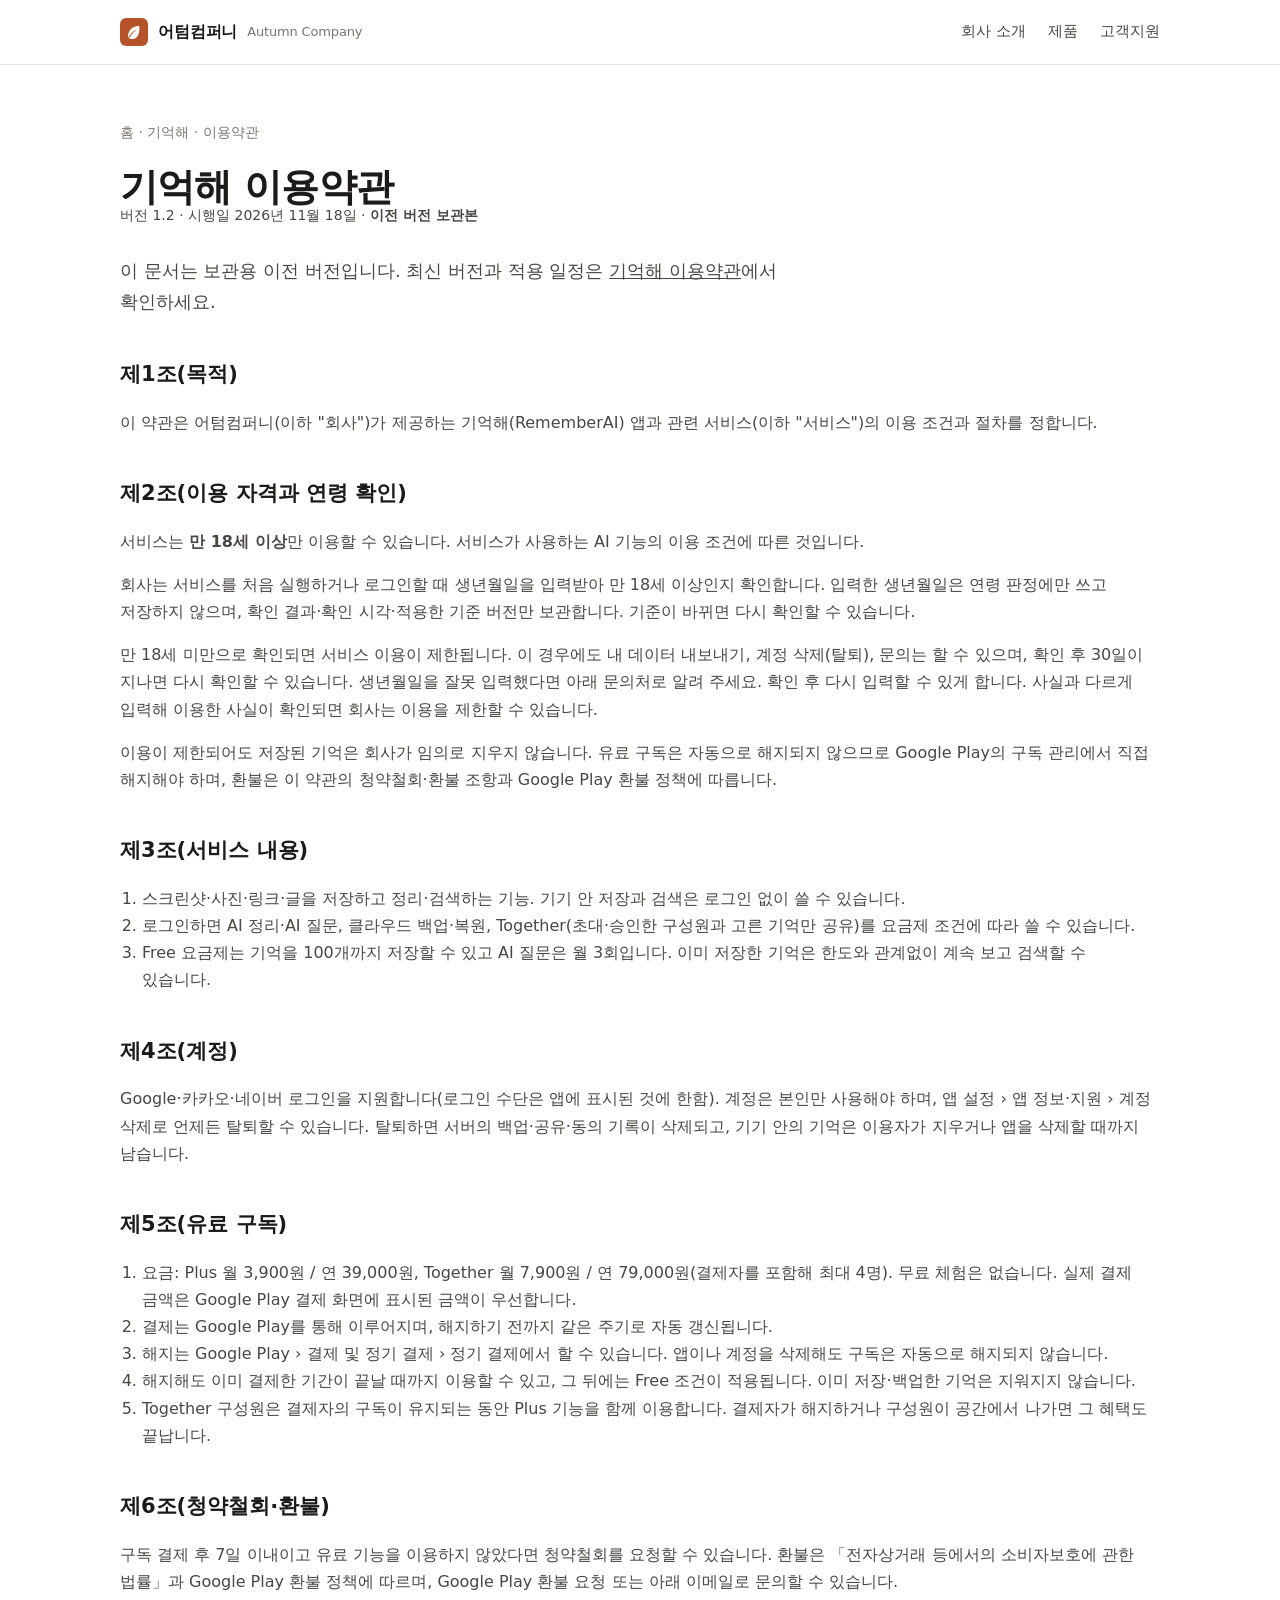
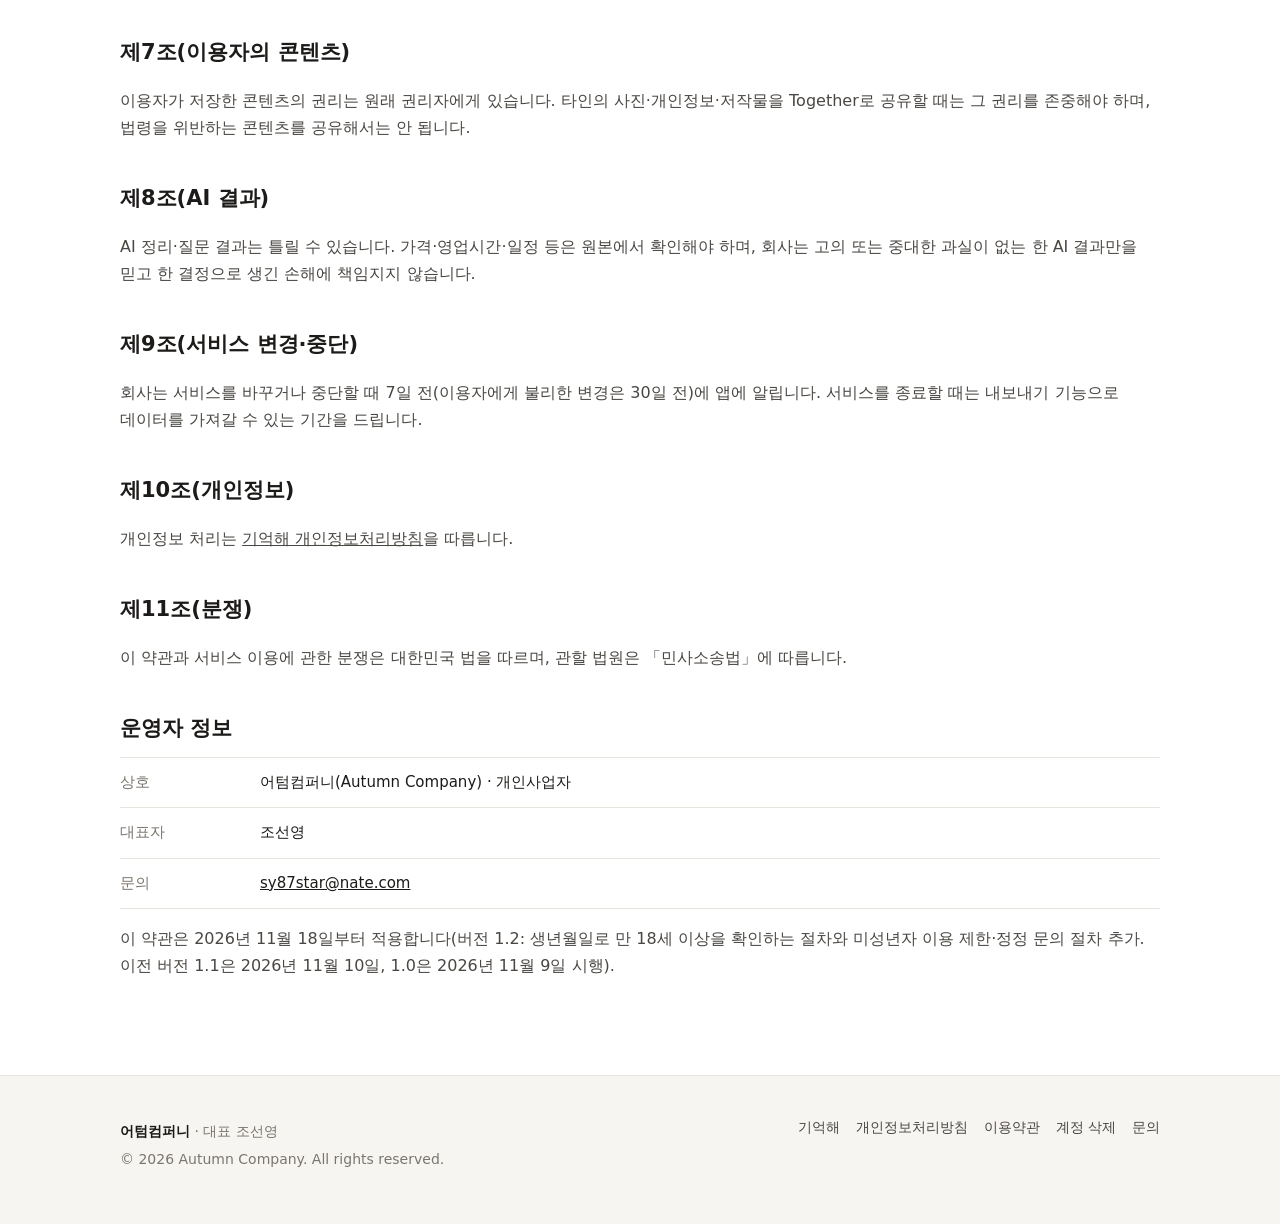
<file: rememberai-terms-v1.2.html>
<!doctype html>
<html lang="ko">
<head>
<meta charset="utf-8">
<meta name="viewport" content="width=device-width, initial-scale=1">
<title>이용약관 | 기억해 · 어텀컴퍼니</title>
<meta name="description" content="기억해(RememberAI) 이용약관 — 어텀컴퍼니">
<link rel="canonical" href="https://autumncompany.github.io/rememberai-terms.html">
<link rel="icon" href="favicon.svg" type="image/svg+xml">
<link rel="stylesheet" href="style.css">
<style>
.page table{width:100%;border-collapse:collapse;margin:8px 0 18px;font-size:14.5px}
.page th,.page td{border:1px solid var(--line);padding:9px 10px;text-align:left;vertical-align:top;color:var(--ink-2)}
.page th{background:var(--bg-soft);color:var(--ink);font-weight:600}
.page .tbl{overflow-x:auto}
.page ol,.page ul{padding-left:22px}
.meta{font-size:14px;color:var(--ink-3);margin:-20px 0 28px}
</style>
<meta name="robots" content="noindex">
</head>
<body>
<header class="site-header">
<div class="wrap">
<a class="brand" href="./"><img src="favicon.svg" alt="">어텀컴퍼니 <small>Autumn Company</small></a>
<nav class="nav" aria-label="주요 메뉴">
<a href="./#about">회사 소개</a>
<a href="./#products">제품</a>
<a href="./#support">고객지원</a>
</nav>
</div>
</header>
<main class="page">
<div class="wrap">
<div class="crumb"><a href="./">홈</a> · <a href="rememberai.html">기억해</a> · 이용약관</div>
<h1>기억해 이용약관</h1>
<p class="meta">버전 1.2 · 시행일 2026년 11월 18일 · <strong>이전 버전 보관본</strong></p>
<p class="lead">이 문서는 보관용 이전 버전입니다. 최신 버전과 적용 일정은 <a href="rememberai-terms.html">기억해 이용약관</a>에서 확인하세요.</p>

<h2>제1조(목적)</h2>
<p>이 약관은 어텀컴퍼니(이하 "회사")가 제공하는 기억해(RememberAI) 앱과 관련 서비스(이하 "서비스")의 이용 조건과 절차를 정합니다.</p>

<h2>제2조(이용 자격과 연령 확인)</h2>
<p>서비스는 <strong>만 18세 이상</strong>만 이용할 수 있습니다. 서비스가 사용하는 AI 기능의 이용 조건에 따른 것입니다.</p>
<p>회사는 서비스를 처음 실행하거나 로그인할 때 생년월일을 입력받아 만 18세 이상인지 확인합니다. 입력한 생년월일은 연령 판정에만 쓰고 저장하지 않으며, 확인 결과·확인 시각·적용한 기준 버전만 보관합니다. 기준이 바뀌면 다시 확인할 수 있습니다.</p>
<p>만 18세 미만으로 확인되면 서비스 이용이 제한됩니다. 이 경우에도 내 데이터 내보내기, 계정 삭제(탈퇴), 문의는 할 수 있으며, 확인 후 30일이 지나면 다시 확인할 수 있습니다. 생년월일을 잘못 입력했다면 아래 문의처로 알려 주세요. 확인 후 다시 입력할 수 있게 합니다. 사실과 다르게 입력해 이용한 사실이 확인되면 회사는 이용을 제한할 수 있습니다.</p>
<p>이용이 제한되어도 저장된 기억은 회사가 임의로 지우지 않습니다. 유료 구독은 자동으로 해지되지 않으므로 Google Play의 구독 관리에서 직접 해지해야 하며, 환불은 이 약관의 청약철회·환불 조항과 Google Play 환불 정책에 따릅니다.</p>

<h2>제3조(서비스 내용)</h2>
<ol>
<li>스크린샷·사진·링크·글을 저장하고 정리·검색하는 기능. 기기 안 저장과 검색은 로그인 없이 쓸 수 있습니다.</li>
<li>로그인하면 AI 정리·AI 질문, 클라우드 백업·복원, Together(초대·승인한 구성원과 고른 기억만 공유)를 요금제 조건에 따라 쓸 수 있습니다.</li>
<li>Free 요금제는 기억을 100개까지 저장할 수 있고 AI 질문은 월 3회입니다. 이미 저장한 기억은 한도와 관계없이 계속 보고 검색할 수 있습니다.</li>
</ol>

<h2>제4조(계정)</h2>
<p>Google·카카오·네이버 로그인을 지원합니다(로그인 수단은 앱에 표시된 것에 한함). 계정은 본인만 사용해야 하며, 앱 설정 › 앱 정보·지원 › 계정 삭제로 언제든 탈퇴할 수 있습니다. 탈퇴하면 서버의 백업·공유·동의 기록이 삭제되고, 기기 안의 기억은 이용자가 지우거나 앱을 삭제할 때까지 남습니다.</p>

<h2>제5조(유료 구독)</h2>
<ol>
<li>요금: Plus 월 3,900원 / 연 39,000원, Together 월 7,900원 / 연 79,000원(결제자를 포함해 최대 4명). 무료 체험은 없습니다. 실제 결제 금액은 Google Play 결제 화면에 표시된 금액이 우선합니다.</li>
<li>결제는 Google Play를 통해 이루어지며, 해지하기 전까지 같은 주기로 자동 갱신됩니다.</li>
<li>해지는 Google Play › 결제 및 정기 결제 › 정기 결제에서 할 수 있습니다. 앱이나 계정을 삭제해도 구독은 자동으로 해지되지 않습니다.</li>
<li>해지해도 이미 결제한 기간이 끝날 때까지 이용할 수 있고, 그 뒤에는 Free 조건이 적용됩니다. 이미 저장·백업한 기억은 지워지지 않습니다.</li>
<li>Together 구성원은 결제자의 구독이 유지되는 동안 Plus 기능을 함께 이용합니다. 결제자가 해지하거나 구성원이 공간에서 나가면 그 혜택도 끝납니다.</li>
</ol>

<h2>제6조(청약철회·환불)</h2>
<p>구독 결제 후 7일 이내이고 유료 기능을 이용하지 않았다면 청약철회를 요청할 수 있습니다. 환불은 「전자상거래 등에서의 소비자보호에 관한 법률」과 Google Play 환불 정책에 따르며, Google Play 환불 요청 또는 아래 이메일로 문의할 수 있습니다.</p>

<h2>제7조(이용자의 콘텐츠)</h2>
<p>이용자가 저장한 콘텐츠의 권리는 원래 권리자에게 있습니다. 타인의 사진·개인정보·저작물을 Together로 공유할 때는 그 권리를 존중해야 하며, 법령을 위반하는 콘텐츠를 공유해서는 안 됩니다.</p>

<h2>제8조(AI 결과)</h2>
<p>AI 정리·질문 결과는 틀릴 수 있습니다. 가격·영업시간·일정 등은 원본에서 확인해야 하며, 회사는 고의 또는 중대한 과실이 없는 한 AI 결과만을 믿고 한 결정으로 생긴 손해에 책임지지 않습니다.</p>

<h2>제9조(서비스 변경·중단)</h2>
<p>회사는 서비스를 바꾸거나 중단할 때 7일 전(이용자에게 불리한 변경은 30일 전)에 앱에 알립니다. 서비스를 종료할 때는 내보내기 기능으로 데이터를 가져갈 수 있는 기간을 드립니다.</p>

<h2>제10조(개인정보)</h2>
<p>개인정보 처리는 <a href="rememberai-privacy.html">기억해 개인정보처리방침</a>을 따릅니다.</p>

<h2>제11조(분쟁)</h2>
<p>이 약관과 서비스 이용에 관한 분쟁은 대한민국 법을 따르며, 관할 법원은 「민사소송법」에 따릅니다.</p>

<h2>운영자 정보</h2>
<dl class="info">
<dt>상호</dt><dd>어텀컴퍼니(Autumn Company) · 개인사업자</dd>
<dt>대표자</dt><dd>조선영</dd>
<dt>문의</dt><dd><a href="mailto:sy87star@nate.com">sy87star@nate.com</a></dd>
</dl>
<p>이 약관은 2026년 11월 18일부터 적용합니다(버전 1.2: 생년월일로 만 18세 이상을 확인하는 절차와 미성년자 이용 제한·정정 문의 절차 추가. 이전 버전 1.1은 2026년 11월 10일, 1.0은 2026년 11월 9일 시행).</p>
</div>
</main>
<footer class="site-footer">
<div class="wrap row">
<div>
<p><strong style="color:var(--ink)">어텀컴퍼니</strong> · 대표 조선영</p>
<p>© 2026 Autumn Company. All rights reserved.</p>
</div>
<div class="flinks">
<a href="rememberai.html">기억해</a>
<a href="rememberai-privacy.html">개인정보처리방침</a>
<a href="rememberai-terms.html">이용약관</a>
<a href="rememberai-account-deletion.html">계정 삭제</a>
<a href="mailto:sy87star@nate.com">문의</a>
</div>
</div>
</footer>
</body>
</html>
</file>
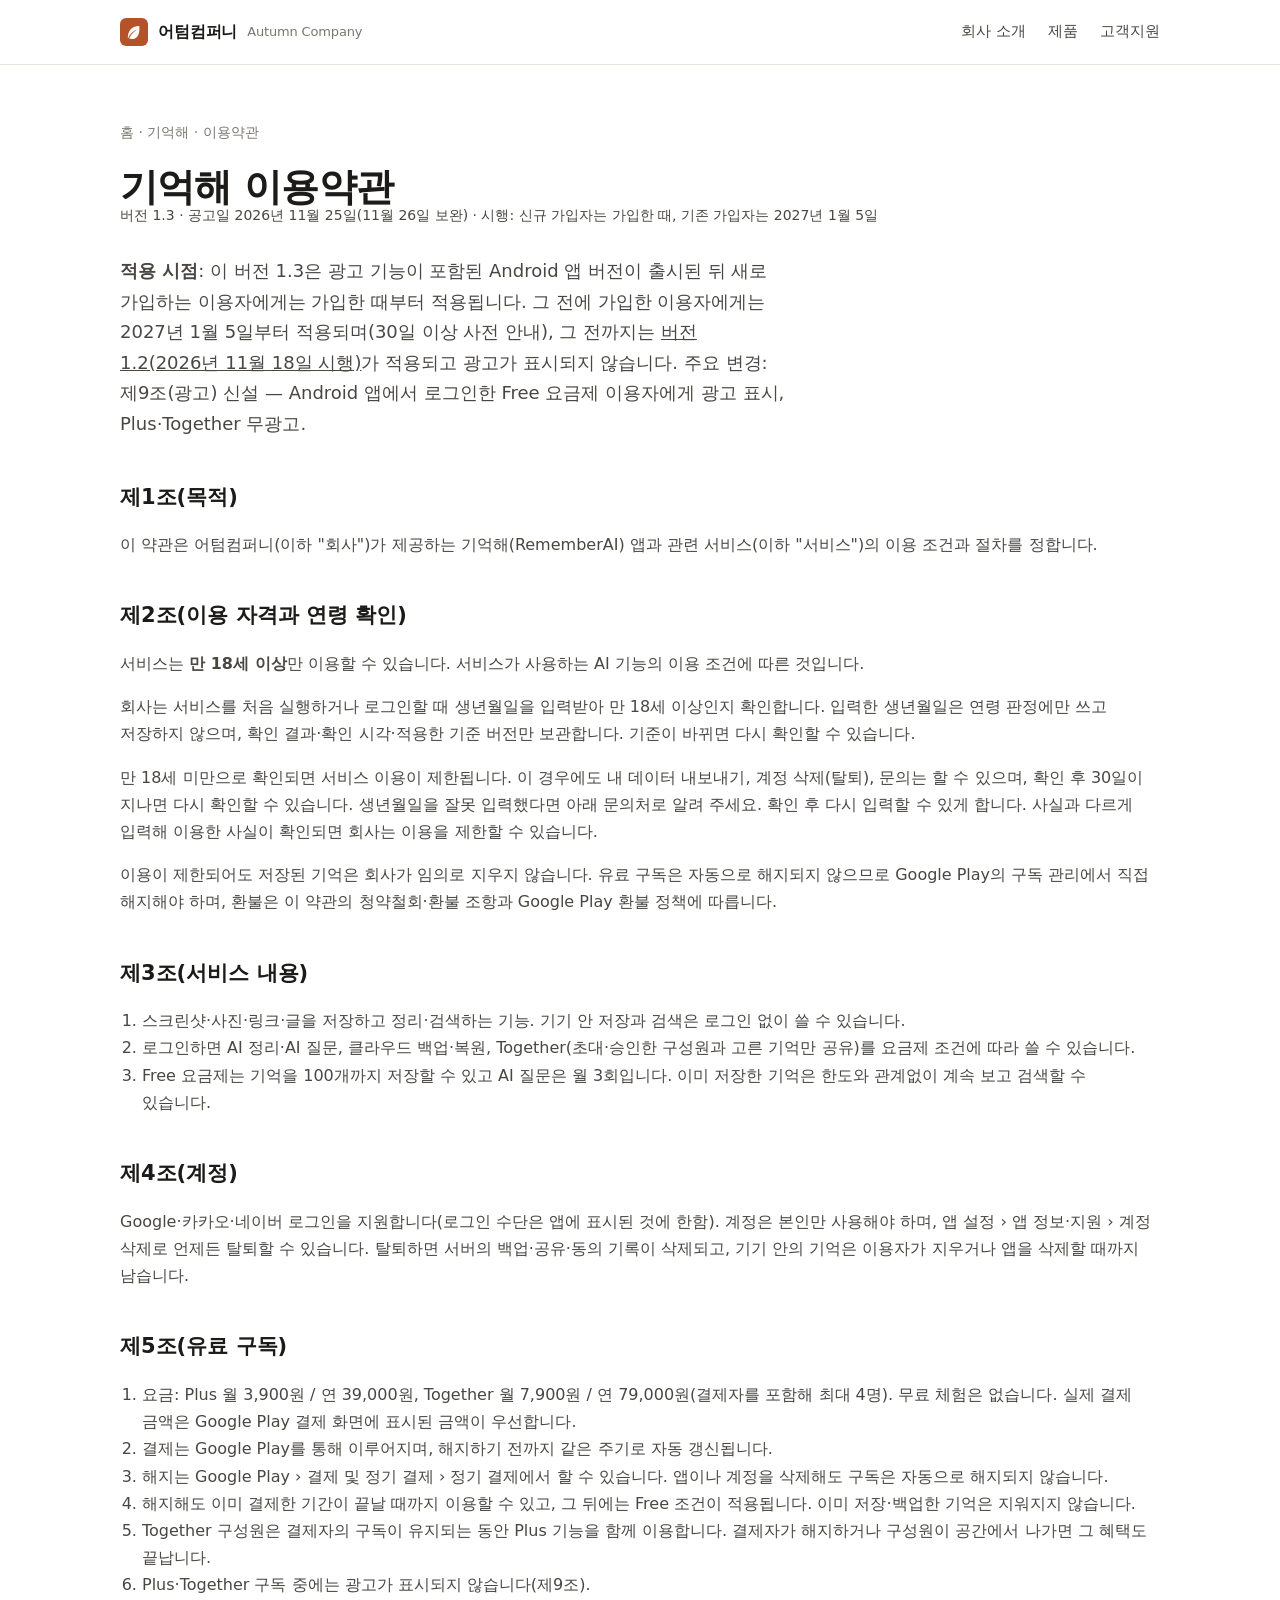
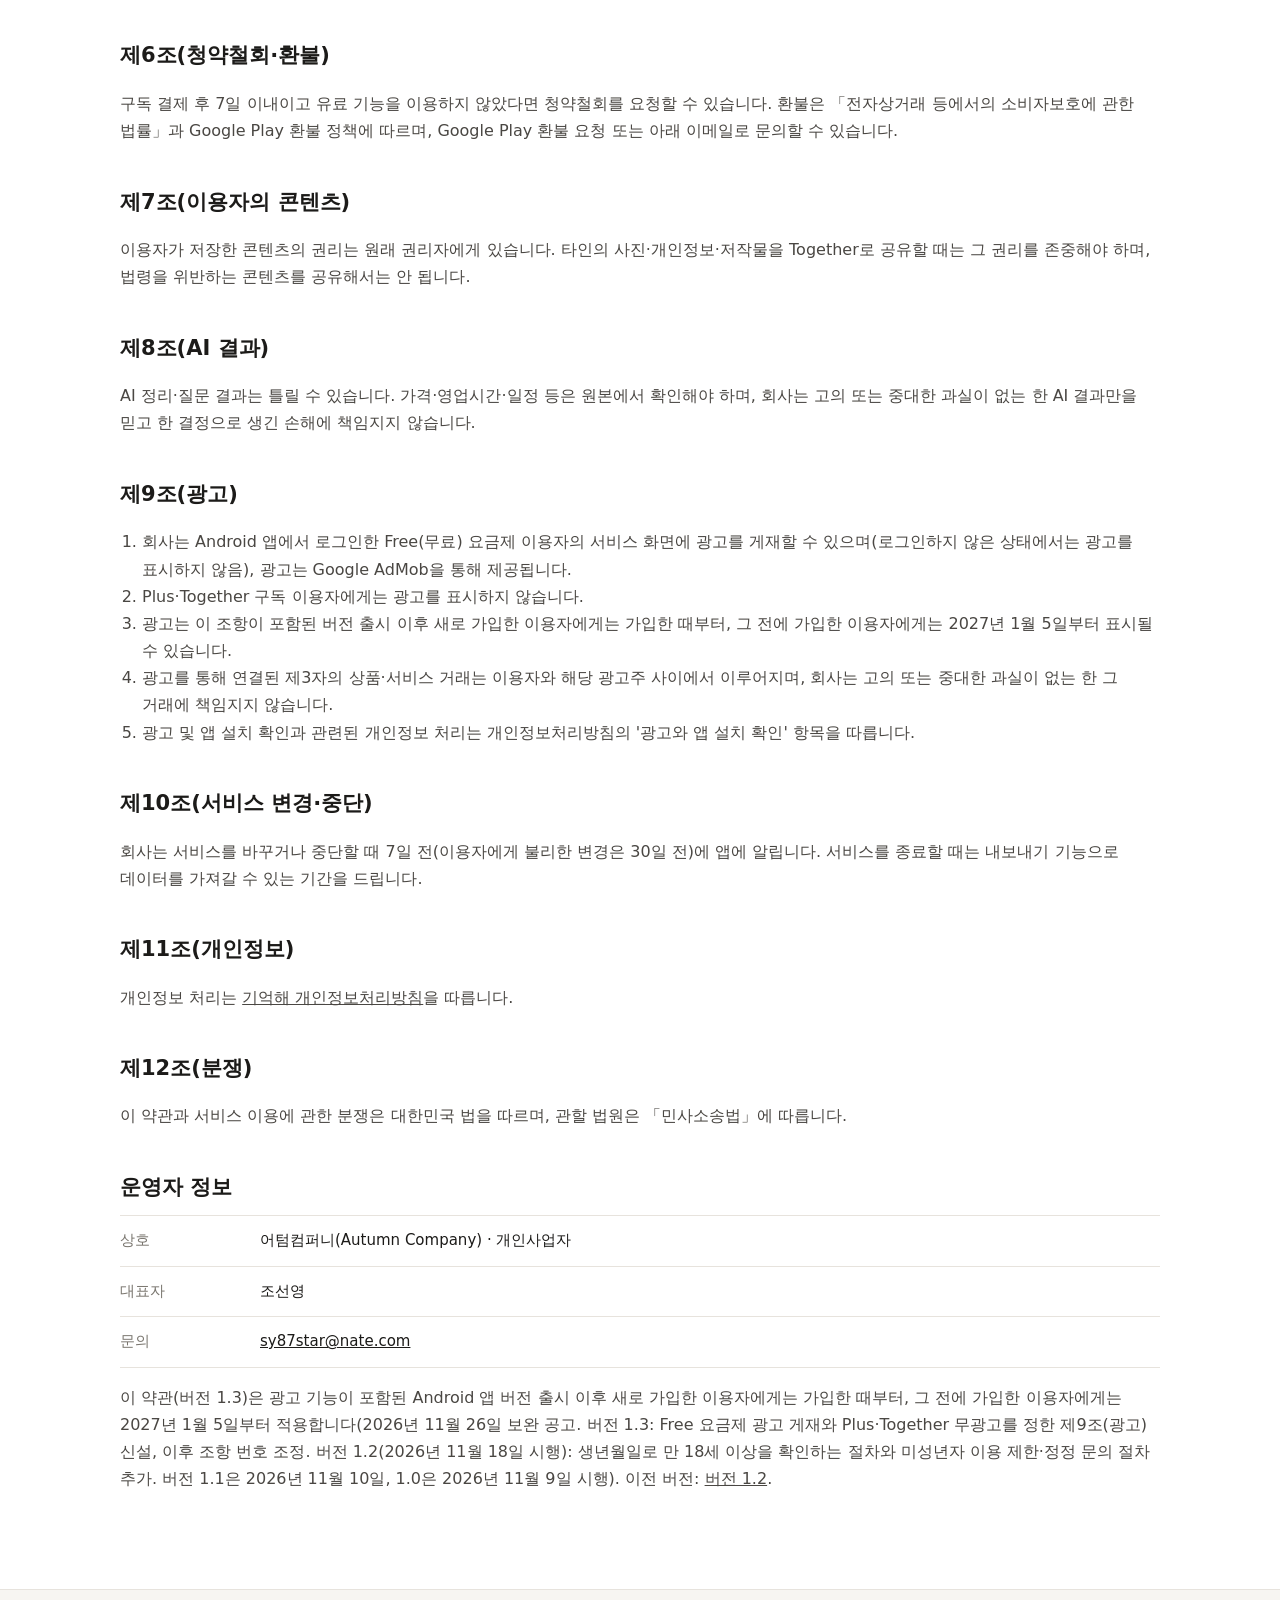
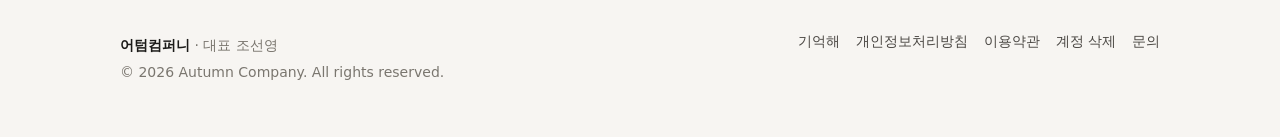
<file: rememberai-terms.html>
<!doctype html>
<html lang="ko">
<head>
<meta charset="utf-8">
<meta name="viewport" content="width=device-width, initial-scale=1">
<title>이용약관 | 기억해 · 어텀컴퍼니</title>
<meta name="description" content="기억해(RememberAI) 이용약관 — 어텀컴퍼니">
<link rel="canonical" href="https://autumncompany.github.io/rememberai-terms.html">
<link rel="icon" href="favicon.svg" type="image/svg+xml">
<link rel="stylesheet" href="style.css">
<style>
.page table{width:100%;border-collapse:collapse;margin:8px 0 18px;font-size:14.5px}
.page th,.page td{border:1px solid var(--line);padding:9px 10px;text-align:left;vertical-align:top;color:var(--ink-2)}
.page th{background:var(--bg-soft);color:var(--ink);font-weight:600}
.page .tbl{overflow-x:auto}
.page ol,.page ul{padding-left:22px}
.meta{font-size:14px;color:var(--ink-3);margin:-20px 0 28px}
</style>
</head>
<body>
<header class="site-header">
<div class="wrap">
<a class="brand" href="./"><img src="favicon.svg" alt="">어텀컴퍼니 <small>Autumn Company</small></a>
<nav class="nav" aria-label="주요 메뉴">
<a href="./#about">회사 소개</a>
<a href="./#products">제품</a>
<a href="./#support">고객지원</a>
</nav>
</div>
</header>
<main class="page">
<div class="wrap">
<div class="crumb"><a href="./">홈</a> · <a href="rememberai.html">기억해</a> · 이용약관</div>
<h1>기억해 이용약관</h1>
<p class="meta">버전 1.3 · 공고일 2026년 11월 25일(11월 26일 보완) · 시행: 신규 가입자는 가입한 때, 기존 가입자는 2027년 1월 5일</p>
<p class="lead"><strong>적용 시점</strong>: 이 버전 1.3은 광고 기능이 포함된 Android 앱 버전이 출시된 뒤 새로 가입하는 이용자에게는 가입한 때부터 적용됩니다. 그 전에 가입한 이용자에게는 2027년 1월 5일부터 적용되며(30일 이상 사전 안내), 그 전까지는 <a href="rememberai-terms-v1.2.html">버전 1.2(2026년 11월 18일 시행)</a>가 적용되고 광고가 표시되지 않습니다. 주요 변경: 제9조(광고) 신설 — Android 앱에서 로그인한 Free 요금제 이용자에게 광고 표시, Plus·Together 무광고.</p>

<h2>제1조(목적)</h2>
<p>이 약관은 어텀컴퍼니(이하 "회사")가 제공하는 기억해(RememberAI) 앱과 관련 서비스(이하 "서비스")의 이용 조건과 절차를 정합니다.</p>

<h2>제2조(이용 자격과 연령 확인)</h2>
<p>서비스는 <strong>만 18세 이상</strong>만 이용할 수 있습니다. 서비스가 사용하는 AI 기능의 이용 조건에 따른 것입니다.</p>
<p>회사는 서비스를 처음 실행하거나 로그인할 때 생년월일을 입력받아 만 18세 이상인지 확인합니다. 입력한 생년월일은 연령 판정에만 쓰고 저장하지 않으며, 확인 결과·확인 시각·적용한 기준 버전만 보관합니다. 기준이 바뀌면 다시 확인할 수 있습니다.</p>
<p>만 18세 미만으로 확인되면 서비스 이용이 제한됩니다. 이 경우에도 내 데이터 내보내기, 계정 삭제(탈퇴), 문의는 할 수 있으며, 확인 후 30일이 지나면 다시 확인할 수 있습니다. 생년월일을 잘못 입력했다면 아래 문의처로 알려 주세요. 확인 후 다시 입력할 수 있게 합니다. 사실과 다르게 입력해 이용한 사실이 확인되면 회사는 이용을 제한할 수 있습니다.</p>
<p>이용이 제한되어도 저장된 기억은 회사가 임의로 지우지 않습니다. 유료 구독은 자동으로 해지되지 않으므로 Google Play의 구독 관리에서 직접 해지해야 하며, 환불은 이 약관의 청약철회·환불 조항과 Google Play 환불 정책에 따릅니다.</p>

<h2>제3조(서비스 내용)</h2>
<ol>
<li>스크린샷·사진·링크·글을 저장하고 정리·검색하는 기능. 기기 안 저장과 검색은 로그인 없이 쓸 수 있습니다.</li>
<li>로그인하면 AI 정리·AI 질문, 클라우드 백업·복원, Together(초대·승인한 구성원과 고른 기억만 공유)를 요금제 조건에 따라 쓸 수 있습니다.</li>
<li>Free 요금제는 기억을 100개까지 저장할 수 있고 AI 질문은 월 3회입니다. 이미 저장한 기억은 한도와 관계없이 계속 보고 검색할 수 있습니다.</li>
</ol>

<h2>제4조(계정)</h2>
<p>Google·카카오·네이버 로그인을 지원합니다(로그인 수단은 앱에 표시된 것에 한함). 계정은 본인만 사용해야 하며, 앱 설정 › 앱 정보·지원 › 계정 삭제로 언제든 탈퇴할 수 있습니다. 탈퇴하면 서버의 백업·공유·동의 기록이 삭제되고, 기기 안의 기억은 이용자가 지우거나 앱을 삭제할 때까지 남습니다.</p>

<h2>제5조(유료 구독)</h2>
<ol>
<li>요금: Plus 월 3,900원 / 연 39,000원, Together 월 7,900원 / 연 79,000원(결제자를 포함해 최대 4명). 무료 체험은 없습니다. 실제 결제 금액은 Google Play 결제 화면에 표시된 금액이 우선합니다.</li>
<li>결제는 Google Play를 통해 이루어지며, 해지하기 전까지 같은 주기로 자동 갱신됩니다.</li>
<li>해지는 Google Play › 결제 및 정기 결제 › 정기 결제에서 할 수 있습니다. 앱이나 계정을 삭제해도 구독은 자동으로 해지되지 않습니다.</li>
<li>해지해도 이미 결제한 기간이 끝날 때까지 이용할 수 있고, 그 뒤에는 Free 조건이 적용됩니다. 이미 저장·백업한 기억은 지워지지 않습니다.</li>
<li>Together 구성원은 결제자의 구독이 유지되는 동안 Plus 기능을 함께 이용합니다. 결제자가 해지하거나 구성원이 공간에서 나가면 그 혜택도 끝납니다.</li>
<li>Plus·Together 구독 중에는 광고가 표시되지 않습니다(제9조).</li>
</ol>

<h2>제6조(청약철회·환불)</h2>
<p>구독 결제 후 7일 이내이고 유료 기능을 이용하지 않았다면 청약철회를 요청할 수 있습니다. 환불은 「전자상거래 등에서의 소비자보호에 관한 법률」과 Google Play 환불 정책에 따르며, Google Play 환불 요청 또는 아래 이메일로 문의할 수 있습니다.</p>

<h2>제7조(이용자의 콘텐츠)</h2>
<p>이용자가 저장한 콘텐츠의 권리는 원래 권리자에게 있습니다. 타인의 사진·개인정보·저작물을 Together로 공유할 때는 그 권리를 존중해야 하며, 법령을 위반하는 콘텐츠를 공유해서는 안 됩니다.</p>

<h2>제8조(AI 결과)</h2>
<p>AI 정리·질문 결과는 틀릴 수 있습니다. 가격·영업시간·일정 등은 원본에서 확인해야 하며, 회사는 고의 또는 중대한 과실이 없는 한 AI 결과만을 믿고 한 결정으로 생긴 손해에 책임지지 않습니다.</p>

<h2>제9조(광고)</h2>
<ol>
<li>회사는 Android 앱에서 로그인한 Free(무료) 요금제 이용자의 서비스 화면에 광고를 게재할 수 있으며(로그인하지 않은 상태에서는 광고를 표시하지 않음), 광고는 Google AdMob을 통해 제공됩니다.</li>
<li>Plus·Together 구독 이용자에게는 광고를 표시하지 않습니다.</li>
<li>광고는 이 조항이 포함된 버전 출시 이후 새로 가입한 이용자에게는 가입한 때부터, 그 전에 가입한 이용자에게는 2027년 1월 5일부터 표시될 수 있습니다.</li>
<li>광고를 통해 연결된 제3자의 상품·서비스 거래는 이용자와 해당 광고주 사이에서 이루어지며, 회사는 고의 또는 중대한 과실이 없는 한 그 거래에 책임지지 않습니다.</li>
<li>광고 및 앱 설치 확인과 관련된 개인정보 처리는 개인정보처리방침의 '광고와 앱 설치 확인' 항목을 따릅니다.</li>
</ol>

<h2>제10조(서비스 변경·중단)</h2>
<p>회사는 서비스를 바꾸거나 중단할 때 7일 전(이용자에게 불리한 변경은 30일 전)에 앱에 알립니다. 서비스를 종료할 때는 내보내기 기능으로 데이터를 가져갈 수 있는 기간을 드립니다.</p>

<h2>제11조(개인정보)</h2>
<p>개인정보 처리는 <a href="rememberai-privacy.html">기억해 개인정보처리방침</a>을 따릅니다.</p>

<h2>제12조(분쟁)</h2>
<p>이 약관과 서비스 이용에 관한 분쟁은 대한민국 법을 따르며, 관할 법원은 「민사소송법」에 따릅니다.</p>

<h2>운영자 정보</h2>
<dl class="info">
<dt>상호</dt><dd>어텀컴퍼니(Autumn Company) · 개인사업자</dd>
<dt>대표자</dt><dd>조선영</dd>
<dt>문의</dt><dd><a href="mailto:sy87star@nate.com">sy87star@nate.com</a></dd>
</dl>
<p>이 약관(버전 1.3)은 광고 기능이 포함된 Android 앱 버전 출시 이후 새로 가입한 이용자에게는 가입한 때부터, 그 전에 가입한 이용자에게는 2027년 1월 5일부터 적용합니다(2026년 11월 26일 보완 공고. 버전 1.3: Free 요금제 광고 게재와 Plus·Together 무광고를 정한 제9조(광고) 신설, 이후 조항 번호 조정. 버전 1.2(2026년 11월 18일 시행): 생년월일로 만 18세 이상을 확인하는 절차와 미성년자 이용 제한·정정 문의 절차 추가. 버전 1.1은 2026년 11월 10일, 1.0은 2026년 11월 9일 시행). 이전 버전: <a href="rememberai-terms-v1.2.html">버전 1.2</a>.</p>
</div>
</main>
<footer class="site-footer">
<div class="wrap row">
<div>
<p><strong style="color:var(--ink)">어텀컴퍼니</strong> · 대표 조선영</p>
<p>© 2026 Autumn Company. All rights reserved.</p>
</div>
<div class="flinks">
<a href="rememberai.html">기억해</a>
<a href="rememberai-privacy.html">개인정보처리방침</a>
<a href="rememberai-terms.html">이용약관</a>
<a href="rememberai-account-deletion.html">계정 삭제</a>
<a href="mailto:sy87star@nate.com">문의</a>
</div>
</div>
</footer>
</body>
</html>
</file>
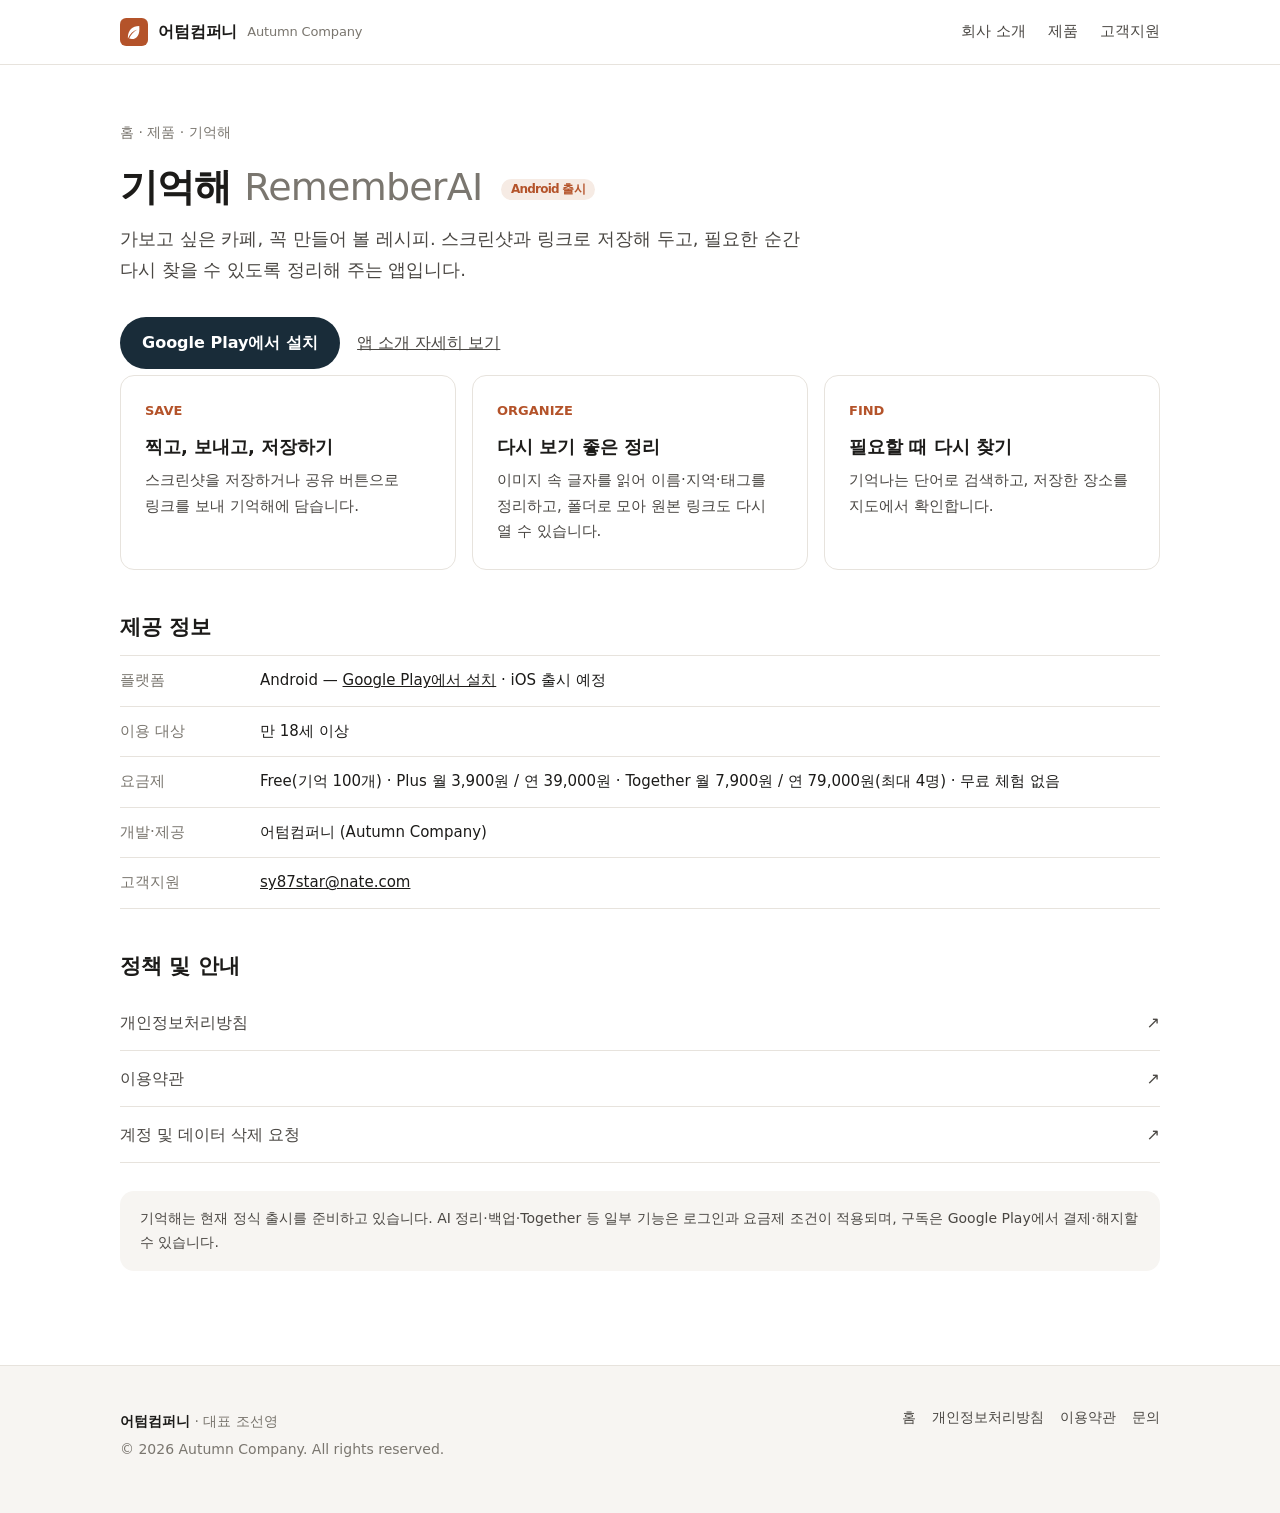
<file: rememberai.html>
<!doctype html>
<html lang="ko">
<head>
<meta charset="utf-8">
<meta name="viewport" content="width=device-width, initial-scale=1">
<title>기억해 (RememberAI) | 어텀컴퍼니</title>
<meta name="description" content="기억해(RememberAI)는 스크린샷과 링크로 저장한 정보를 정리하고 다시 찾아주는 어텀컴퍼니의 Android 앱입니다.">
<link rel="canonical" href="https://autumncompany.github.io/rememberai.html">
<meta property="og:type" content="website">
<meta property="og:title" content="기억해 (RememberAI) | 어텀컴퍼니">
<meta property="og:description" content="기억해(RememberAI)는 스크린샷과 링크로 저장한 정보를 정리하고 다시 찾아주는 어텀컴퍼니의 Android 앱입니다.">
<meta property="og:url" content="https://autumncompany.github.io/rememberai.html">
<link rel="icon" href="favicon.svg" type="image/svg+xml">
<link rel="stylesheet" href="style.css">
</head>
<body>
<header class="site-header">
  <div class="wrap">
    <a class="brand" href="./"><img src="favicon.svg" alt="">어텀컴퍼니 <small>Autumn Company</small></a>
    <nav class="nav" aria-label="주요 메뉴">
      <a href="./#about">회사 소개</a>
      <a href="./#products">제품</a>
      <a href="./#support">고객지원</a>
    </nav>
  </div>
</header>

<main class="page">
  <div class="wrap">
    <div class="crumb"><a href="./">홈</a> · <a href="./#products">제품</a> · 기억해</div>
    <h1>기억해 <span style="color:var(--ink-3);font-weight:500">RememberAI</span> <span class="badge">Android 출시</span></h1>
    <p class="lead">가보고 싶은 카페, 꼭 만들어 볼 레시피. 스크린샷과 링크로 저장해 두고, 필요한 순간 다시 찾을 수 있도록 정리해 주는 앱입니다.</p>
    <p style="margin:18px 0 6px"><a href="https://play.google.com/store/apps/details?id=com.rememberai.app" style="display:inline-block;padding:12px 22px;border-radius:999px;background:#192c39;color:#fff;font-weight:700;text-decoration:none">Google Play에서 설치</a> <a href="rememberai-app.html" style="margin-left:12px">앱 소개 자세히 보기</a></p>
    <div class="grid cols-3">
      <div class="card"><span class="num">SAVE</span><h3>찍고, 보내고, 저장하기</h3><p>스크린샷을 저장하거나 공유 버튼으로 링크를 보내 기억해에 담습니다.</p></div>
      <div class="card"><span class="num">ORGANIZE</span><h3>다시 보기 좋은 정리</h3><p>이미지 속 글자를 읽어 이름·지역·태그를 정리하고, 폴더로 모아 원본 링크도 다시 열 수 있습니다.</p></div>
      <div class="card"><span class="num">FIND</span><h3>필요할 때 다시 찾기</h3><p>기억나는 단어로 검색하고, 저장한 장소를 지도에서 확인합니다.</p></div>
    </div>
    <h2>제공 정보</h2>
    <dl class="info">
      <dt>플랫폼</dt><dd>Android — <a href="https://play.google.com/store/apps/details?id=com.rememberai.app">Google Play에서 설치</a> · iOS 출시 예정</dd>
      <dt>이용 대상</dt><dd>만 18세 이상</dd>
<dt>요금제</dt><dd>Free(기억 100개) · Plus 월 3,900원 / 연 39,000원 · Together 월 7,900원 / 연 79,000원(최대 4명) · 무료 체험 없음</dd>
<dt>개발·제공</dt><dd>어텀컴퍼니 (Autumn Company)</dd>
      <dt>고객지원</dt><dd><a href="mailto:sy87star@nate.com">sy87star@nate.com</a></dd>
    </dl>
    <h2>정책 및 안내</h2>
    <ul class="links">
            <li><a href="rememberai-privacy.html">개인정보처리방침 <span>↗</span></a></li>
      <li><a href="rememberai-terms.html">이용약관 <span>↗</span></a></li>
      <li><a href="rememberai-account-deletion.html">계정 및 데이터 삭제 요청 <span>↗</span></a></li>
    </ul>
    <p class="note" style="margin-top:28px">기억해는 현재 정식 출시를 준비하고 있습니다. AI 정리·백업·Together 등 일부 기능은 로그인과 요금제 조건이 적용되며, 구독은 Google Play에서 결제·해지할 수 있습니다.</p>
  </div>
</main>

<footer class="site-footer">
  <div class="wrap row">
    <div>
      <p><strong style="color:var(--ink)">어텀컴퍼니</strong> · 대표 조선영</p>
      <p>© 2026 Autumn Company. All rights reserved.</p>
    </div>
    <div class="flinks">
      <a href="./">홈</a>
      <a href="rememberai-privacy.html">개인정보처리방침</a>
      <a href="rememberai-terms.html">이용약관</a>
      <a href="mailto:sy87star@nate.com">문의</a>
    </div>
  </div>
</footer>
</body>
</html>
</file>
<file: style.css>
:root{
  --bg:#ffffff; --bg-soft:#f7f5f2; --ink:#1c1b19; --ink-2:#4a4743; --ink-3:#7a766f;
  --line:#e7e3dd; --accent:#b4532a; --accent-ink:#ffffff; --accent-soft:#f6ebe4;
  --radius:14px; --max:1080px;
}
*{box-sizing:border-box}
html{-webkit-text-size-adjust:100%}
body{margin:0;background:var(--bg);color:var(--ink);
  font-family:"Pretendard","Apple SD Gothic Neo","Malgun Gothic","Noto Sans KR",system-ui,-apple-system,"Segoe UI",sans-serif;
  line-height:1.7;font-size:16px;word-break:keep-all;overflow-wrap:anywhere}
a{color:inherit}
img{max-width:100%;display:block}
.wrap{max-width:var(--max);margin:0 auto;padding:0 20px}
.site-header{position:sticky;top:0;z-index:10;background:rgba(255,255,255,.92);backdrop-filter:saturate(1.4) blur(8px);border-bottom:1px solid var(--line)}
.site-header .wrap{display:flex;align-items:center;justify-content:space-between;height:64px;gap:16px}
.brand{display:flex;align-items:center;gap:10px;text-decoration:none;font-weight:700;letter-spacing:-.01em}
.brand img{width:28px;height:28px}
.brand small{font-weight:500;color:var(--ink-3);font-size:13px}
.nav{display:flex;gap:22px;font-size:15px}
.nav a{text-decoration:none;color:var(--ink-2)}
.nav a:hover{color:var(--accent)}
@media (max-width:640px){.brand small{display:none}.nav{gap:14px;font-size:14px}}
.hero{padding:88px 0 72px;background:linear-gradient(180deg,var(--bg-soft),var(--bg))}
.eyebrow{display:inline-block;font-size:13px;font-weight:600;letter-spacing:.08em;color:var(--accent);text-transform:uppercase;margin-bottom:14px}
.hero h1{font-size:clamp(30px,5vw,48px);line-height:1.25;letter-spacing:-.02em;margin:0 0 18px}
.hero p{font-size:clamp(16px,2vw,19px);color:var(--ink-2);max-width:640px;margin:0 0 28px}
.btns{display:flex;flex-wrap:wrap;gap:10px}
.btn{display:inline-block;padding:12px 20px;border-radius:999px;text-decoration:none;font-weight:600;font-size:15px;border:1px solid var(--line);background:#fff}
.btn.primary{background:var(--ink);color:#fff;border-color:var(--ink)}
.btn:hover{border-color:var(--accent)}
.btn.primary:hover{background:var(--accent);border-color:var(--accent)}
section{padding:72px 0;border-top:1px solid var(--line)}
section.soft{background:var(--bg-soft)}
.section-head{margin-bottom:32px}
.section-head h2{font-size:clamp(24px,3.4vw,32px);letter-spacing:-.015em;margin:0 0 8px;line-height:1.3}
.section-head p{color:var(--ink-2);margin:0;max-width:640px}
.grid{display:grid;gap:16px}
.grid.cols-3{grid-template-columns:repeat(3,1fr)}
.grid.cols-2{grid-template-columns:repeat(2,1fr)}
@media (max-width:860px){.grid.cols-3,.grid.cols-2{grid-template-columns:1fr}}
.card{background:#fff;border:1px solid var(--line);border-radius:var(--radius);padding:24px}
.card h3{margin:0 0 6px;font-size:18px}
.card p{margin:0;color:var(--ink-2);font-size:15px}
.card .num{font-size:13px;font-weight:700;color:var(--accent);margin-bottom:10px;display:block}
.product{display:grid;grid-template-columns:auto 1fr auto;gap:20px;align-items:center}
.product .icon{width:64px;height:64px;border-radius:16px;background:var(--accent-soft);display:grid;place-items:center;font-size:28px;font-weight:800;color:var(--accent)}
.product h3{margin:0 0 4px;font-size:20px}
.badge{display:inline-block;font-size:12px;font-weight:600;padding:3px 10px;border-radius:999px;background:var(--accent-soft);color:var(--accent);margin-left:6px;vertical-align:middle}
@media (max-width:640px){.product{grid-template-columns:auto 1fr}.product .btn{grid-column:1/-1;text-align:center}}
.placeholder{border:1px dashed var(--line);background:transparent}
.placeholder p{color:var(--ink-3)}
dl.info{display:grid;grid-template-columns:140px 1fr;margin:0;border-top:1px solid var(--line)}
dl.info dt,dl.info dd{margin:0;padding:12px 0;border-bottom:1px solid var(--line);font-size:15px}
dl.info dt{color:var(--ink-3)}
@media (max-width:520px){dl.info{grid-template-columns:1fr}dl.info dt{border-bottom:0;padding-bottom:0}}
ul.links{list-style:none;padding:0;margin:0}
ul.links li{border-bottom:1px solid var(--line)}
ul.links a{display:flex;justify-content:space-between;padding:14px 0;text-decoration:none}
ul.links a:hover{color:var(--accent)}
.page{padding:56px 0 80px}
.page h1{font-size:clamp(26px,4vw,38px);letter-spacing:-.02em;margin:0 0 12px;line-height:1.3}
.page .lead{color:var(--ink-2);font-size:18px;margin:0 0 32px;max-width:680px}
.page h2{font-size:21px;margin:40px 0 10px}
.page p,.page li{color:var(--ink-2)}
.crumb{font-size:14px;color:var(--ink-3);margin-bottom:18px}
.crumb a{text-decoration:none}
.note{background:var(--bg-soft);border-radius:var(--radius);padding:16px 20px;font-size:14px;color:var(--ink-2)}
.site-footer{border-top:1px solid var(--line);padding:40px 0 48px;font-size:14px;color:var(--ink-3);background:var(--bg-soft)}
.site-footer .row{display:flex;flex-wrap:wrap;justify-content:space-between;gap:20px}
.site-footer a{text-decoration:none;color:var(--ink-2)}
.site-footer a:hover{color:var(--accent)}
.site-footer .flinks{display:flex;flex-wrap:wrap;gap:16px}
.site-footer p{margin:4px 0}
</file>
